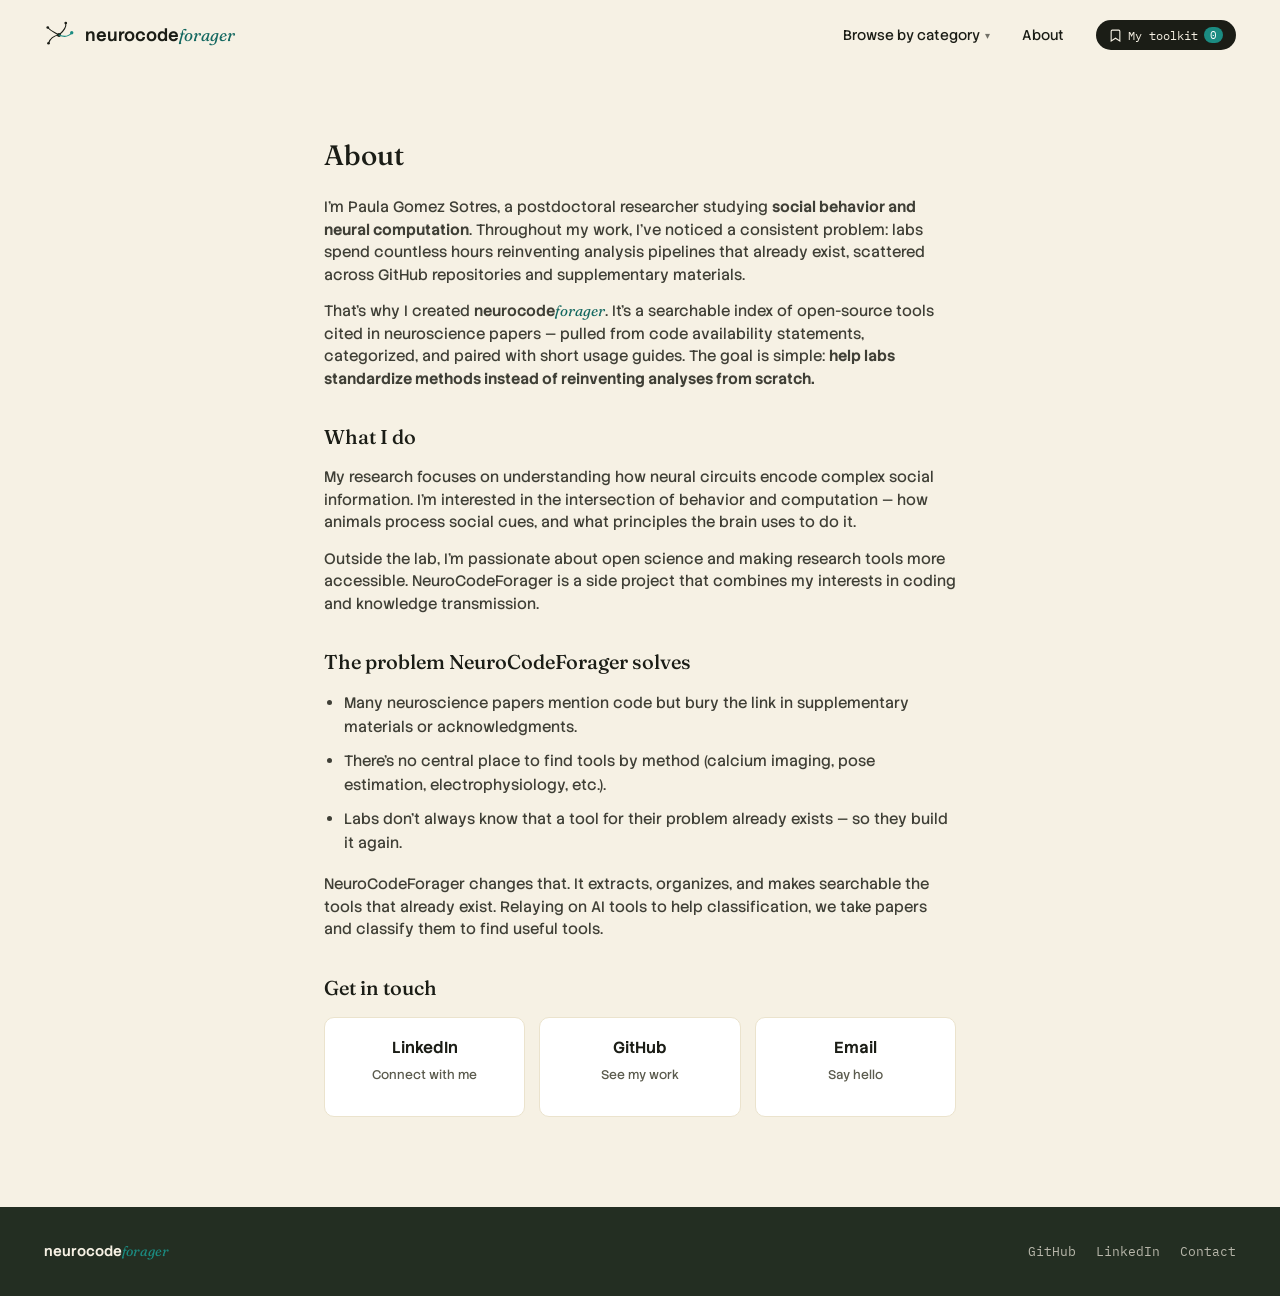
<file: about.html>
<!DOCTYPE html>
<html lang="en">
<head>
<meta charset="UTF-8">
<meta name="viewport" content="width=device-width, initial-scale=1.0">
<title>About — NeuroCodeForager</title>
<link rel="icon" type="image/svg+xml" href="data:image/svg+xml,%3Csvg xmlns='http://www.w3.org/2000/svg' viewBox='0 0 40 40'%3E%3Ccircle cx='20' cy='20' r='2.6' fill='%231B1D16'/%3E%3Cpath d='M20 20 C 14 16, 9 15, 5 10' stroke='%231B1D16' stroke-width='1.4' stroke-linecap='round' fill='none'/%3E%3Cpath d='M20 20 C 12 21, 8 25, 6 31' stroke='%231B1D16' stroke-width='1.4' stroke-linecap='round' fill='none'/%3E%3Cpath d='M20 20 C 26 15, 30 9, 29 4' stroke='%231B1D16' stroke-width='1.4' stroke-linecap='round' fill='none'/%3E%3Cpath d='M20 20 C 27 23, 33 22, 37 17' stroke='%231B8C82' stroke-width='1.6' stroke-linecap='round' fill='none'/%3E%3Ccircle cx='5' cy='10' r='1.8' fill='%231B1D16'/%3E%3Ccircle cx='6' cy='31' r='1.8' fill='%231B1D16'/%3E%3Ccircle cx='29' cy='4' r='1.8' fill='%231B1D16'/%3E%3Ccircle cx='37' cy='17' r='2.2' fill='%231B8C82'/%3E%3C/svg%3E">
<link rel="preconnect" href="https://fonts.googleapis.com">
<link href="https://fonts.googleapis.com/css2?family=Stack+Sans+Text:ital,wght@0,400;0,500;0,600&family=Fraunces:ital,opsz,wght@0,9..144,500;1,9..144,400&family=IBM+Plex+Mono:wght@400;500&display=swap" rel="stylesheet">
<link rel="stylesheet" href="assets/style.css">
<style>
  .links-grid{display:grid; grid-template-columns:repeat(auto-fit, minmax(180px, 1fr)); gap:14px; margin-top:12px;}
  .link-card{
    background:#fff; border:1px solid var(--paper-dim); border-radius:10px;
    padding:18px; text-align:center; transition:border-color .2s, transform .2s;
  }
  .link-card:hover{border-color:var(--teal); transform:translateY(-2px);}
  .link-card a{font-weight:600; color:var(--ink);}
  .link-card p{font-size:12.5px; color:var(--muted); margin-top:6px;}
  .about-page ul{margin:0 0 18px 20px;}
  .about-page li{font-size:15px; color:#3f3f36; margin-bottom:10px; line-height:1.6;}
</style>
</head>
<body>

<nav class="site-nav" id="site-nav"></nav>

<section class="about-page">
  <h1>About</h1>
  <p>I'm Paula Gomez Sotres, a postdoctoral researcher studying <strong>social behavior and neural computation</strong>. Throughout my work, I've noticed a consistent problem: labs spend countless hours reinventing analysis pipelines that already exist, scattered across GitHub repositories and supplementary materials.</p>

  <p>That's why I created <span class="brand">neurocode<span class="brand-accent">forager</span></span>. It's a searchable index of open-source tools cited in neuroscience papers — pulled from code availability statements, categorized, and paired with short usage guides. The goal is simple: <strong>help labs standardize methods instead of reinventing analyses from scratch.</strong></p>

  <h2 style="font-family:'Fraunces', serif; font-weight:500; font-size:20px; margin:32px 0 14px;">What I do</h2>
  <p>My research focuses on understanding how neural circuits encode complex social information. I'm interested in the intersection of behavior and computation — how animals process social cues, and what principles the brain uses to do it.</p>
  <p>Outside the lab, I'm passionate about open science and making research tools more accessible. NeuroCodeForager is a side project that combines my interests in coding and knowledge transmission.</p>

  <h2 style="font-family:'Fraunces', serif; font-weight:500; font-size:20px; margin:32px 0 14px;">The problem NeuroCodeForager solves</h2>
  <ul>
    <li>Many neuroscience papers mention code but bury the link in supplementary materials or acknowledgments.</li>
    <li>There's no central place to find tools by method (calcium imaging, pose estimation, electrophysiology, etc.).</li>
    <li>Labs don't always know that a tool for their problem already exists — so they build it again.</li>
  </ul>
  <p>NeuroCodeForager changes that. It extracts, organizes, and makes searchable the tools that already exist. Relaying on AI tools to help classification, we take papers and classify them to find useful tools.</p>

  <h2 style="font-family:'Fraunces', serif; font-weight:500; font-size:20px; margin:32px 0 14px;">Get in touch</h2>
  <div class="links-grid">
    <div class="link-card">
      <a href="https://www.linkedin.com/in/paula-g%C3%B3mez-sotres-722242151/" target="_blank" rel="noopener">LinkedIn</a>
      <p>Connect with me</p>
    </div>
    <div class="link-card">
      <a href="https://github.com/paulagsotres" target="_blank" rel="noopener">GitHub</a>
      <p>See my work</p>
    </div>
    <div class="link-card">
      <a href="mailto:neurocodeforager@gmail.com">Email</a>
      <p>Say hello</p>
    </div>
  </div>
</section>

<footer class="site-footer" id="site-footer"></footer>

<script src="assets/icons.js"></script>
<script src="assets/categories.js"></script>
<script src="assets/layout.js"></script>
<script src="assets/app.js"></script>
</body>
</html>
</file>
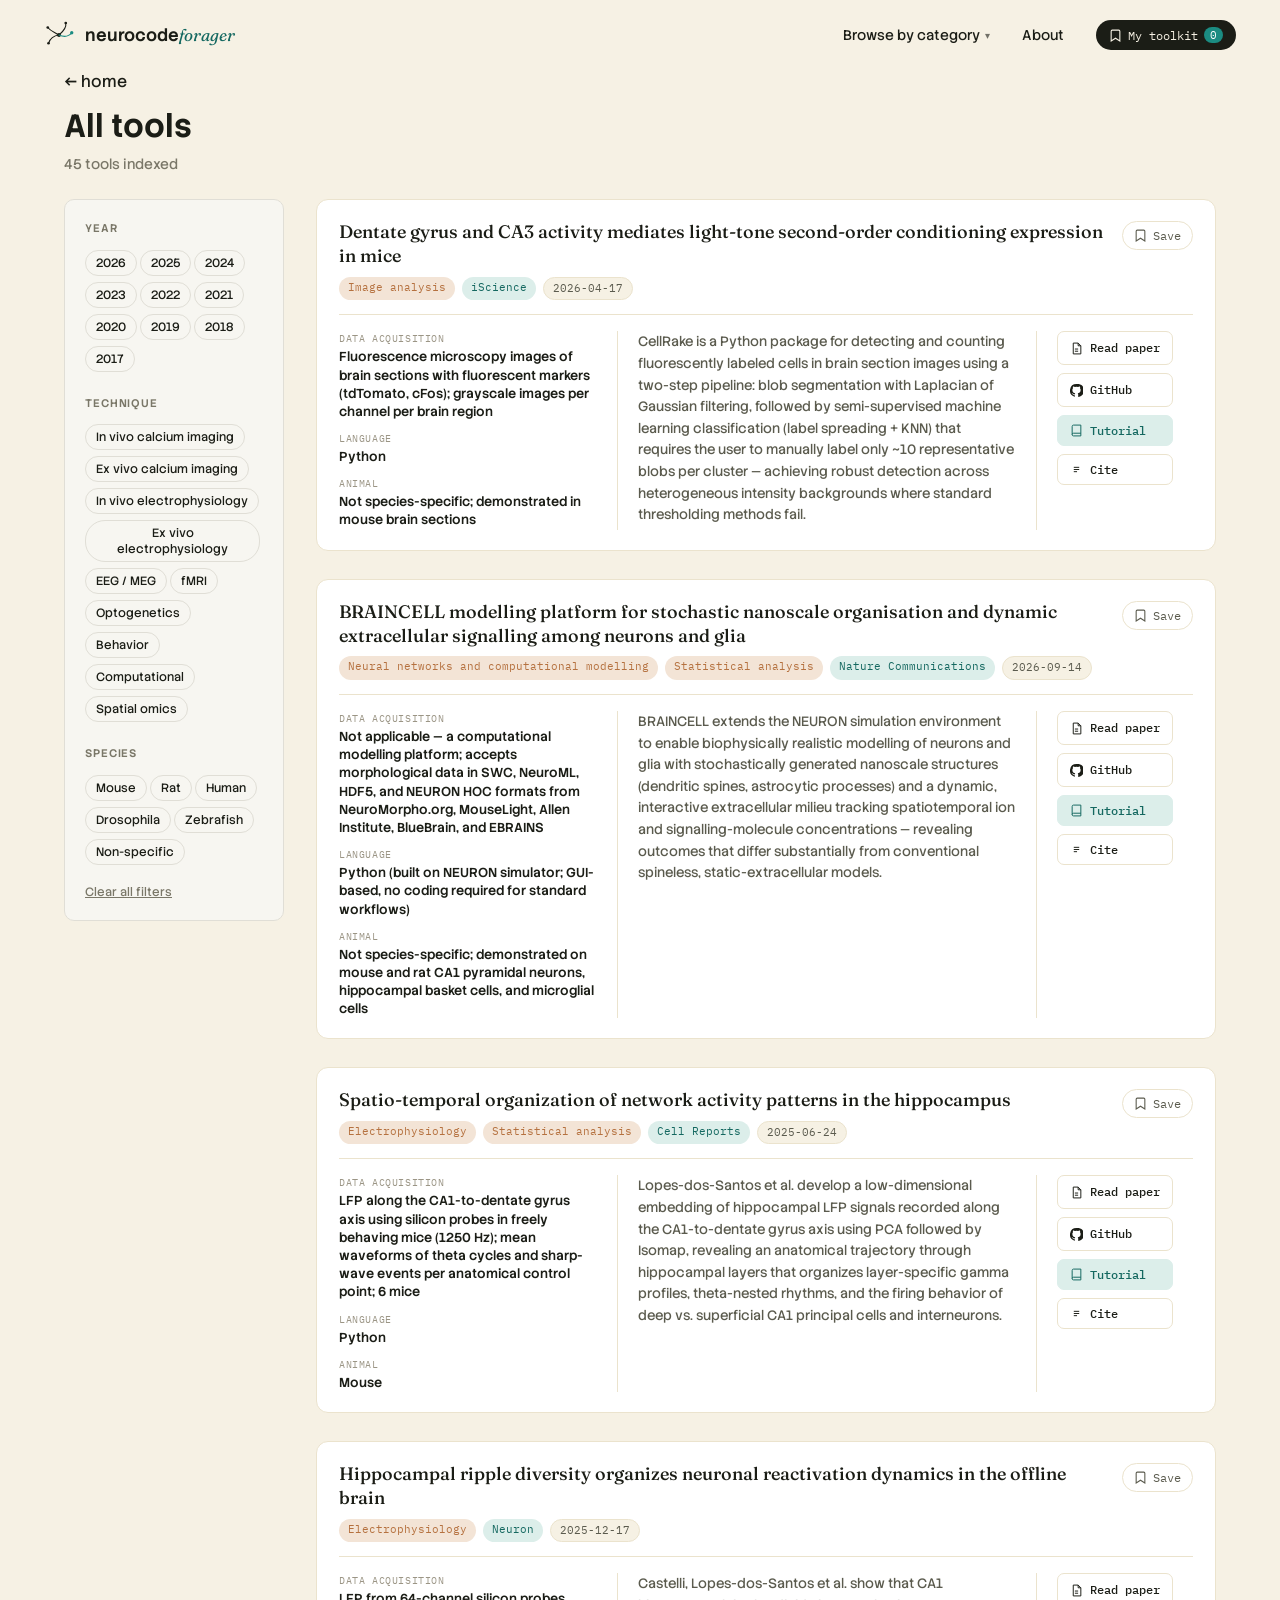
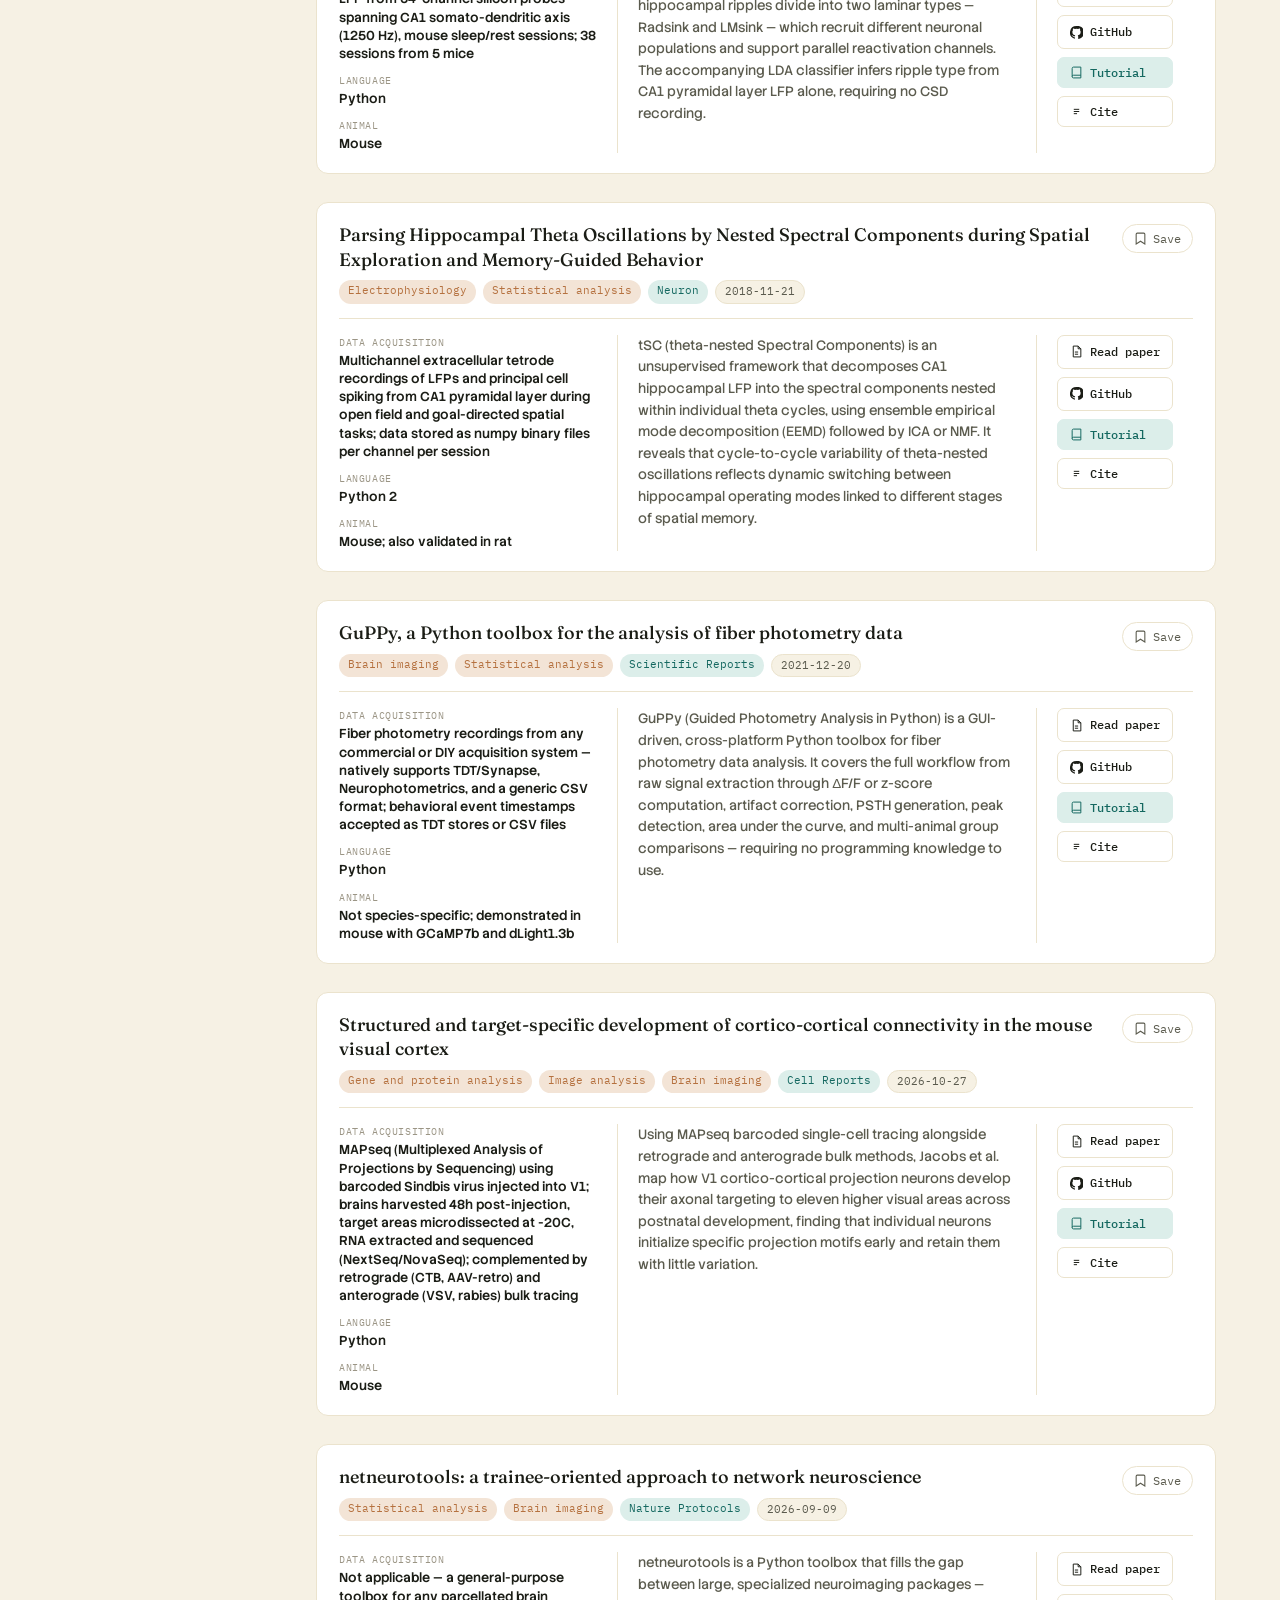
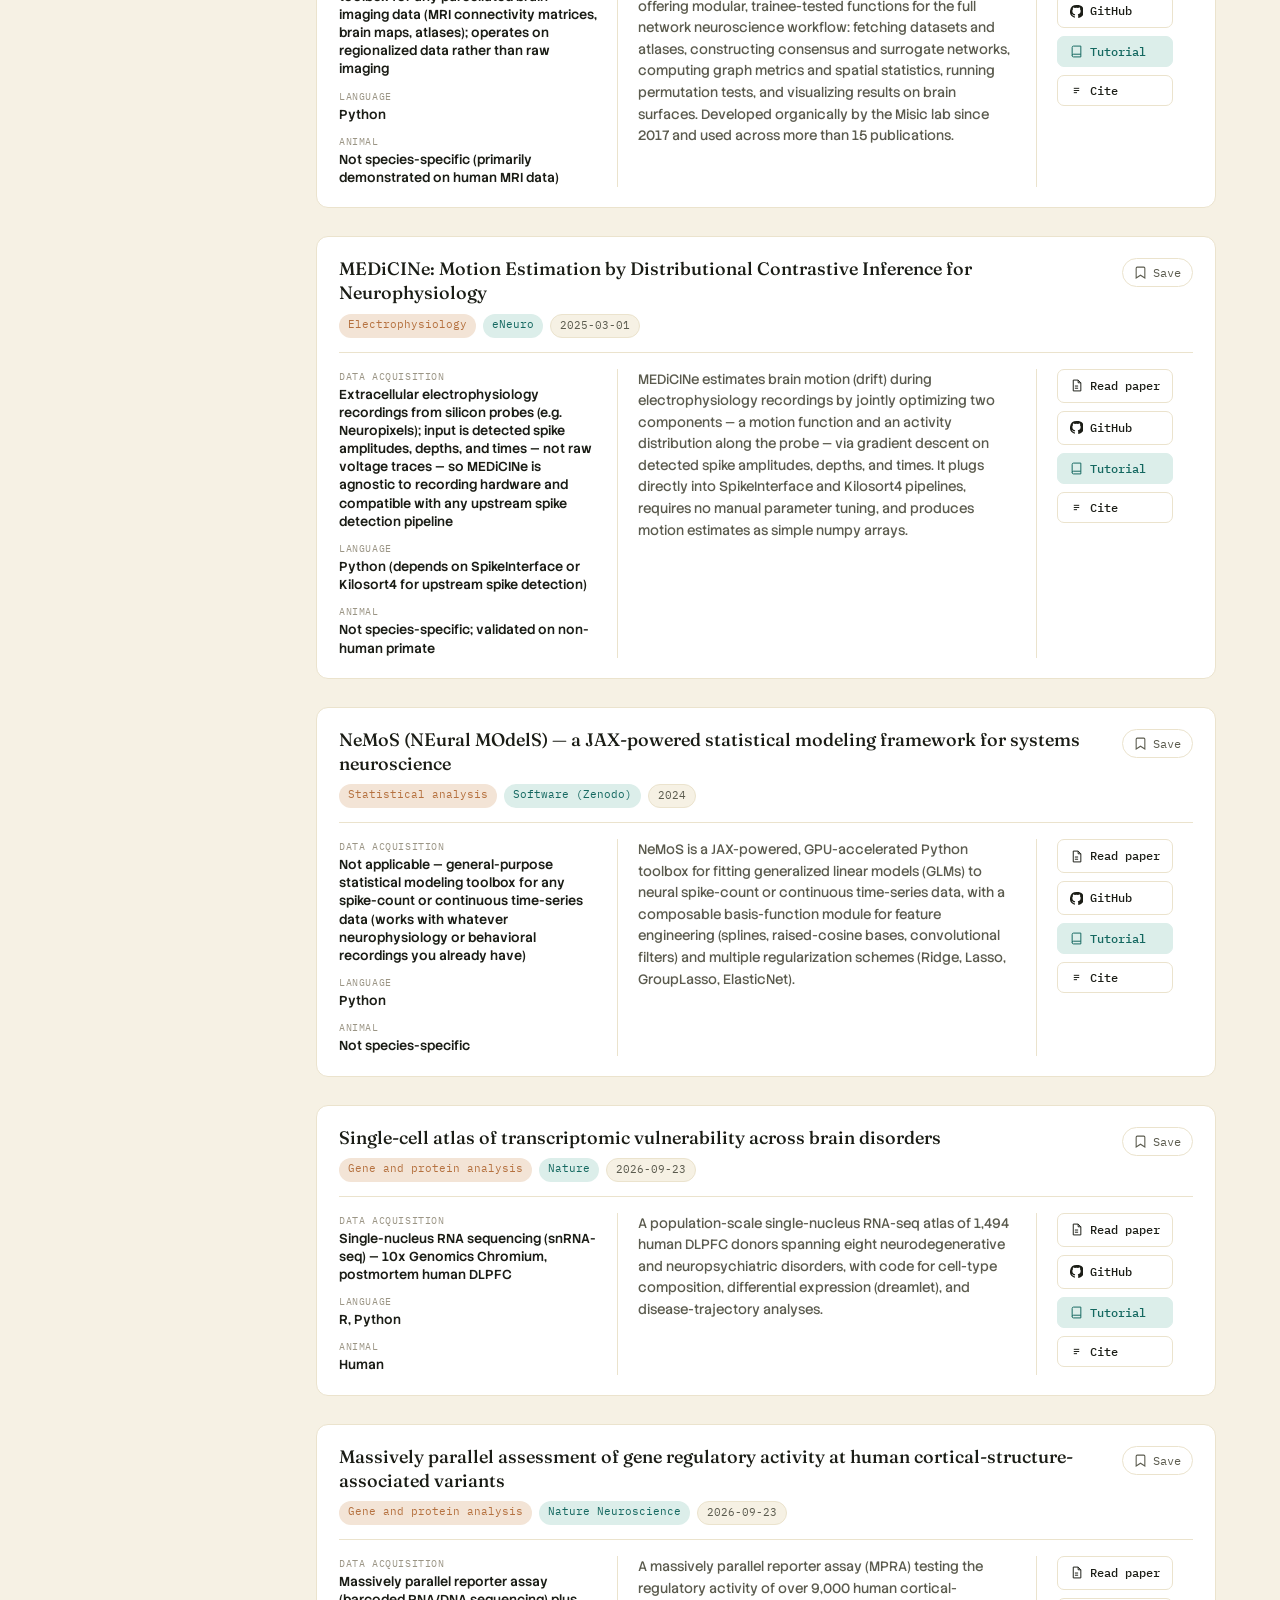
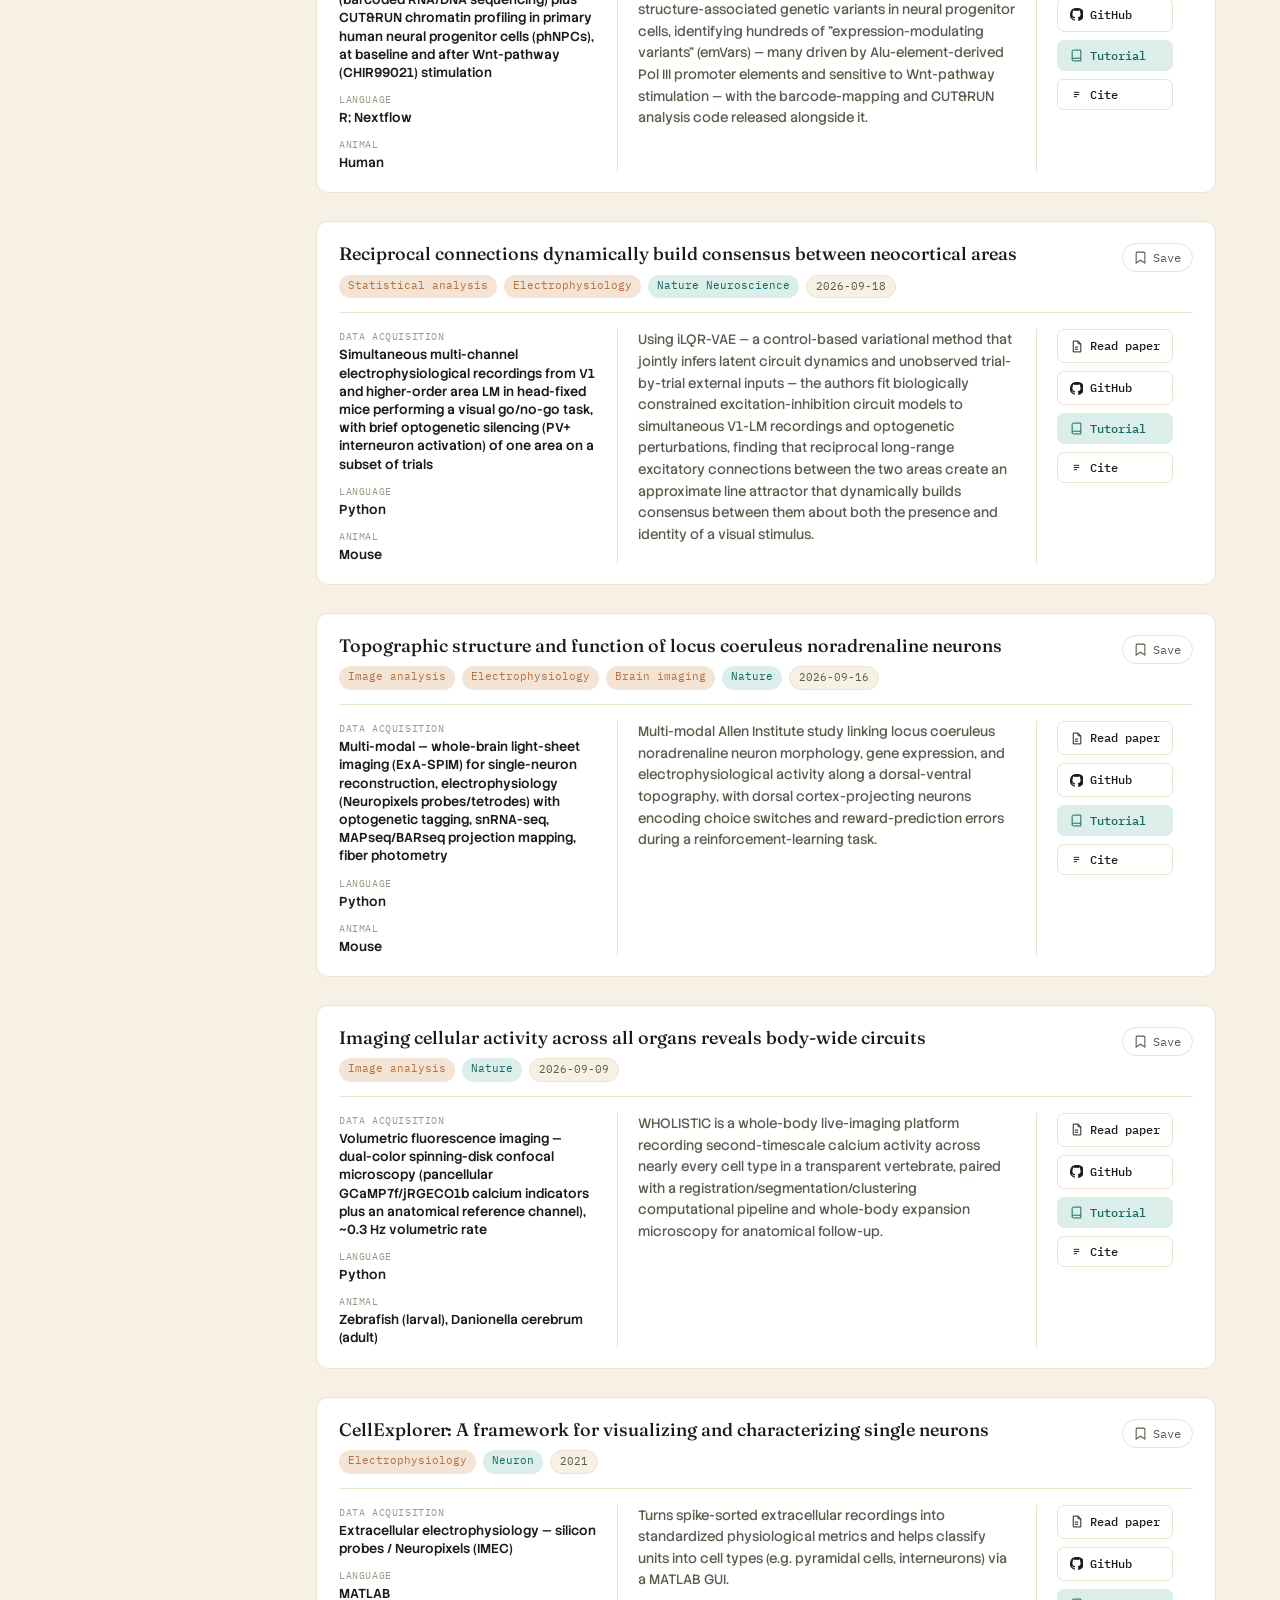
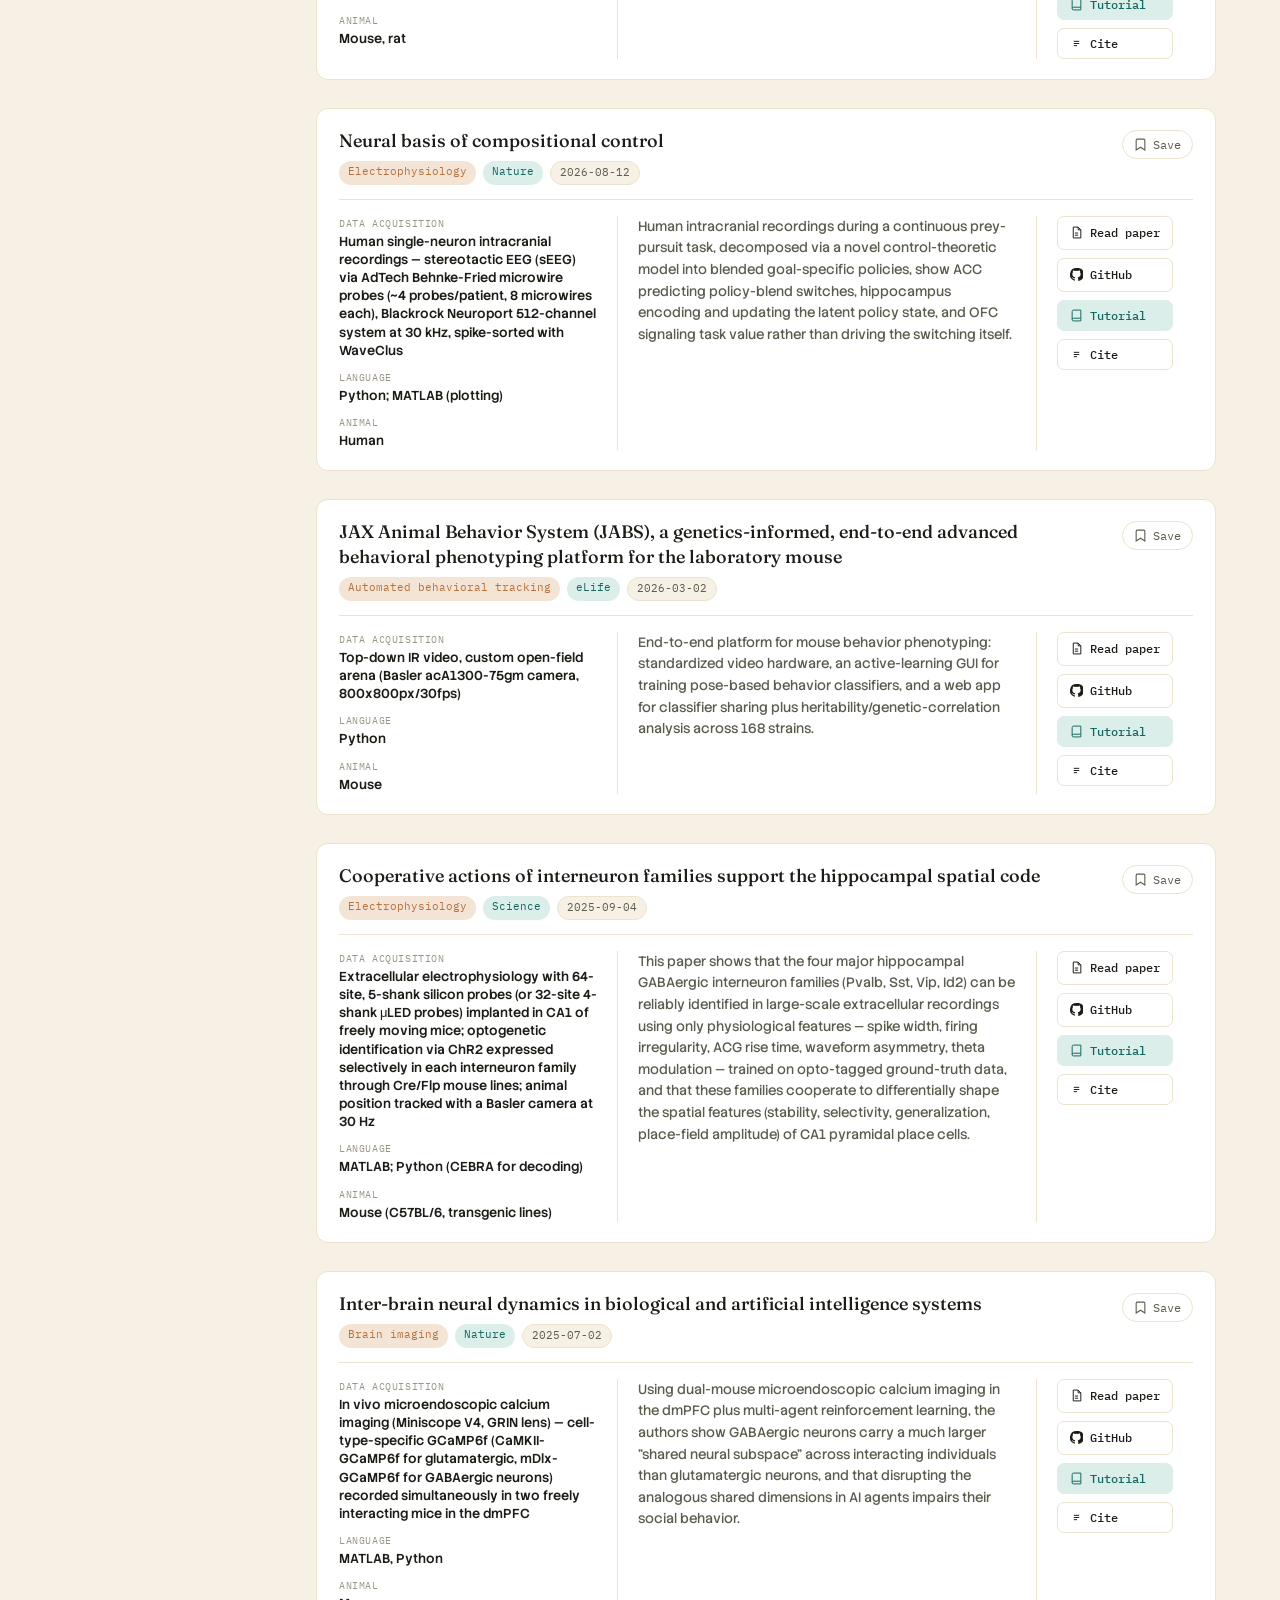
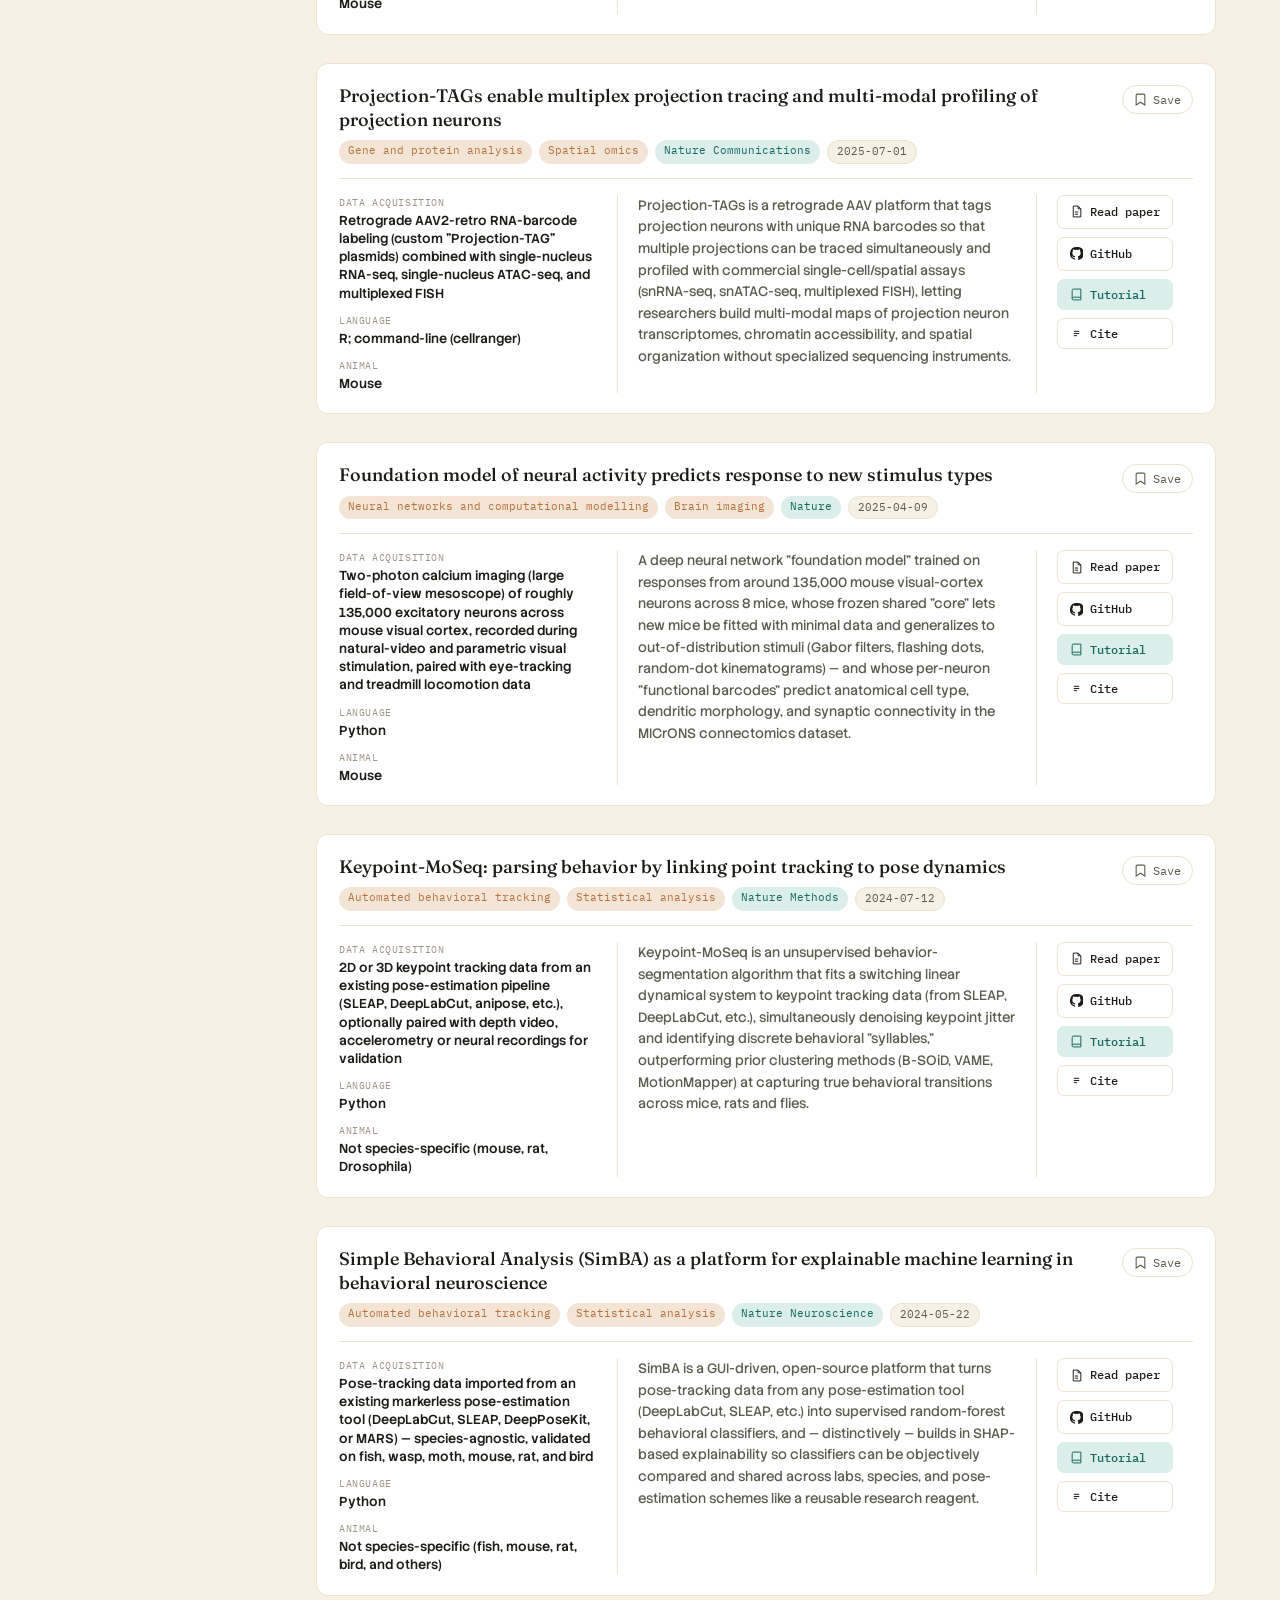
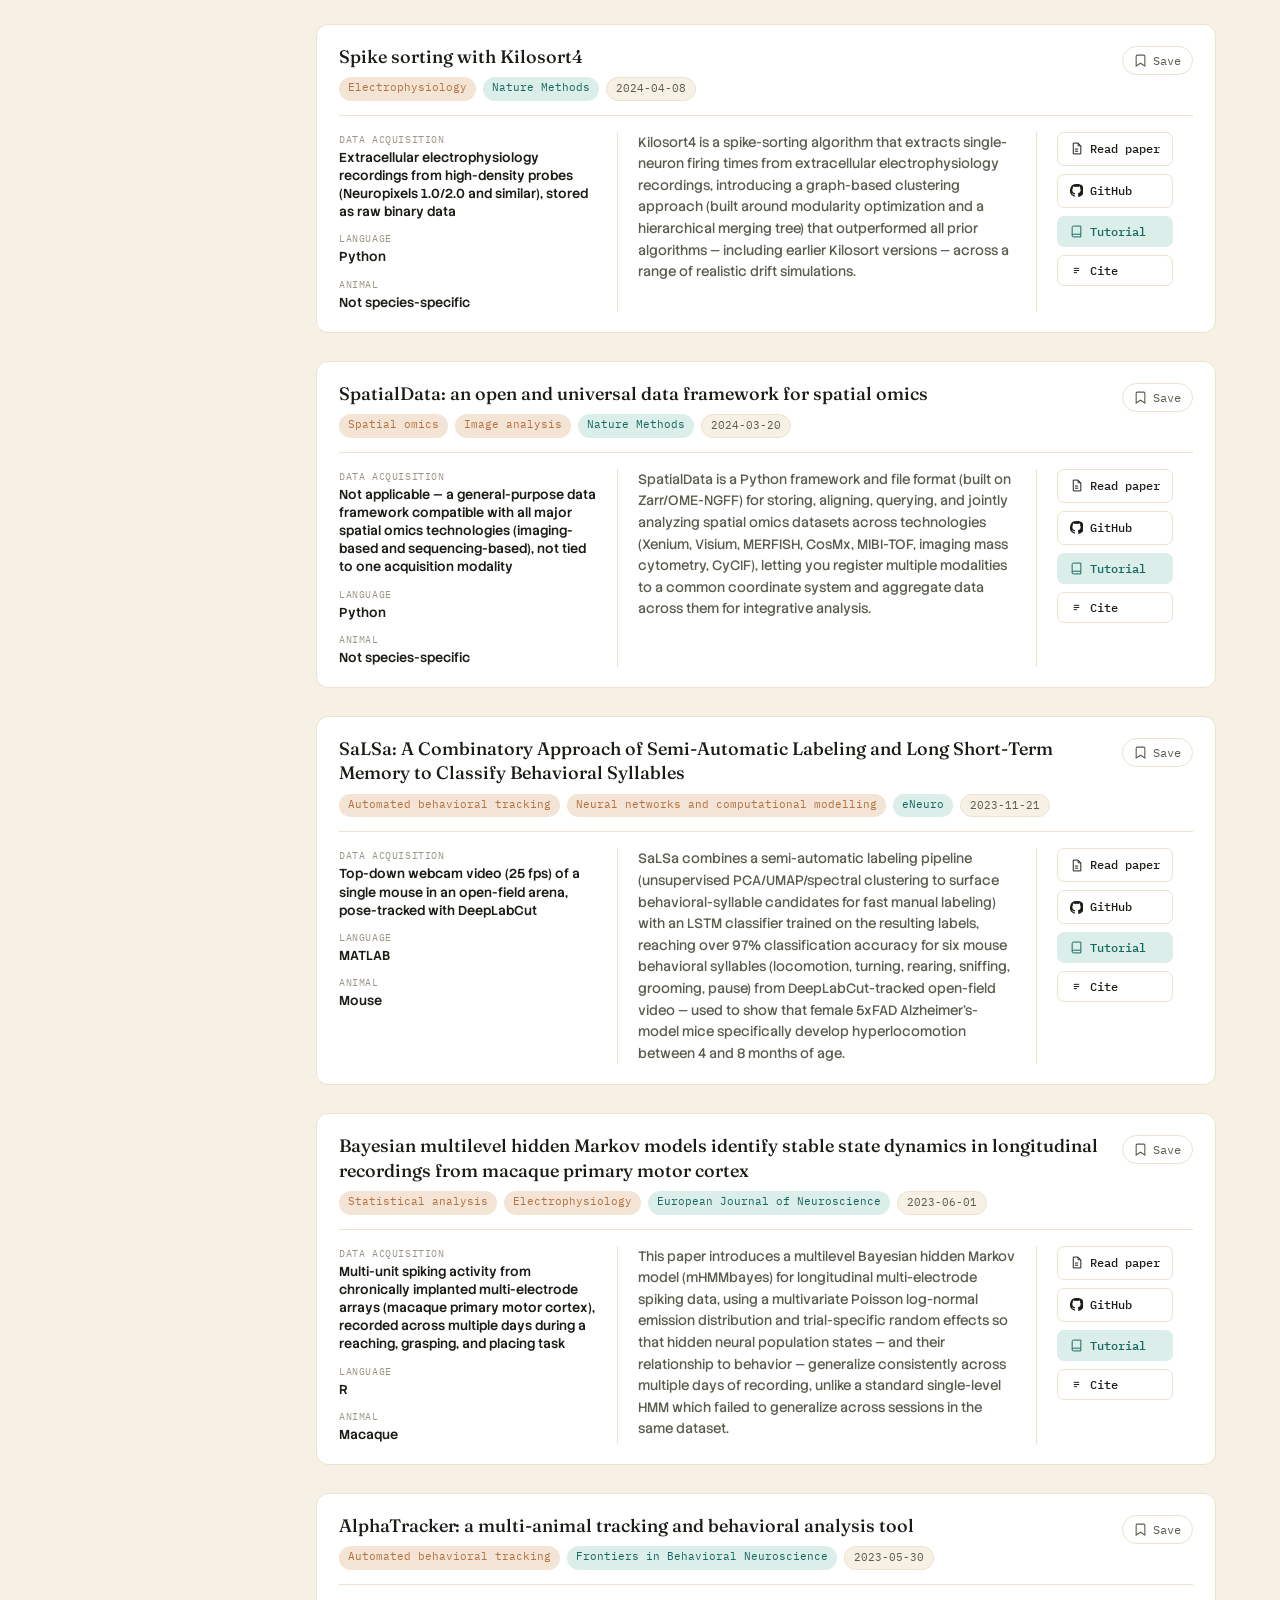
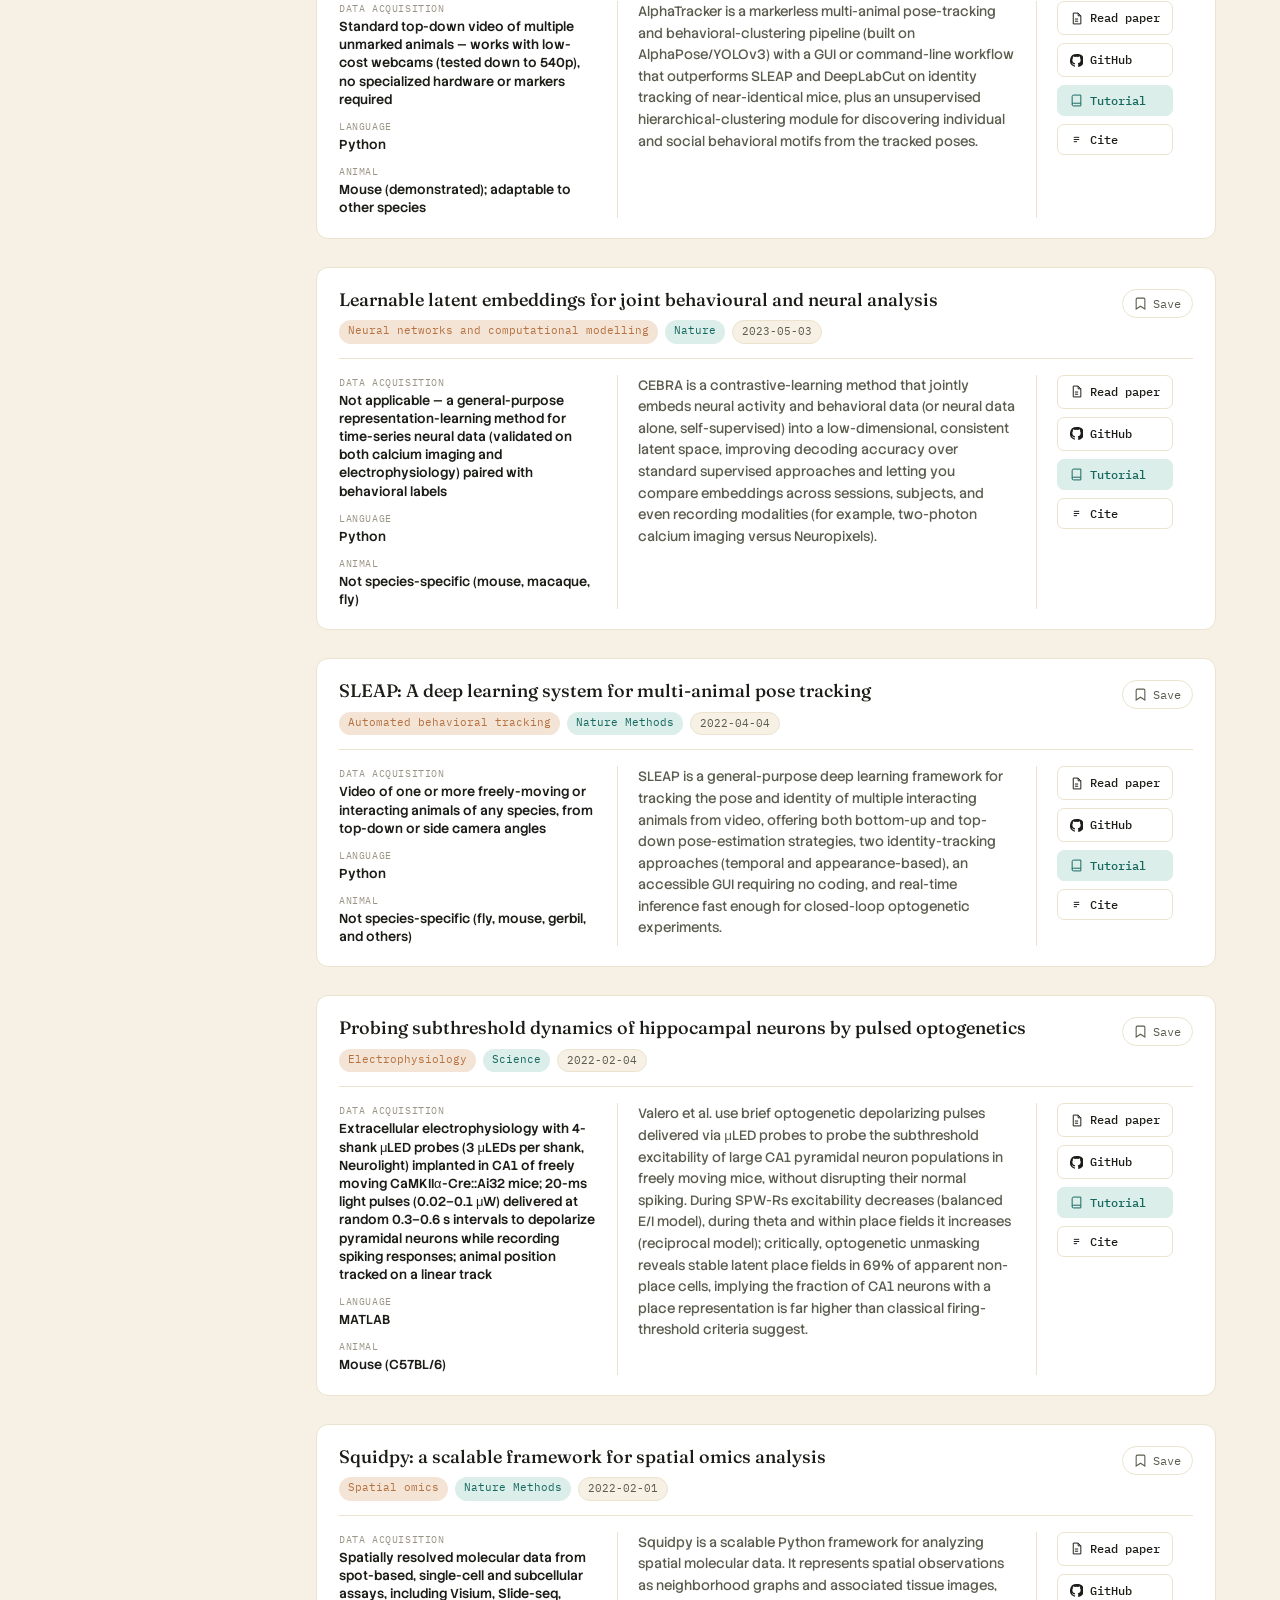
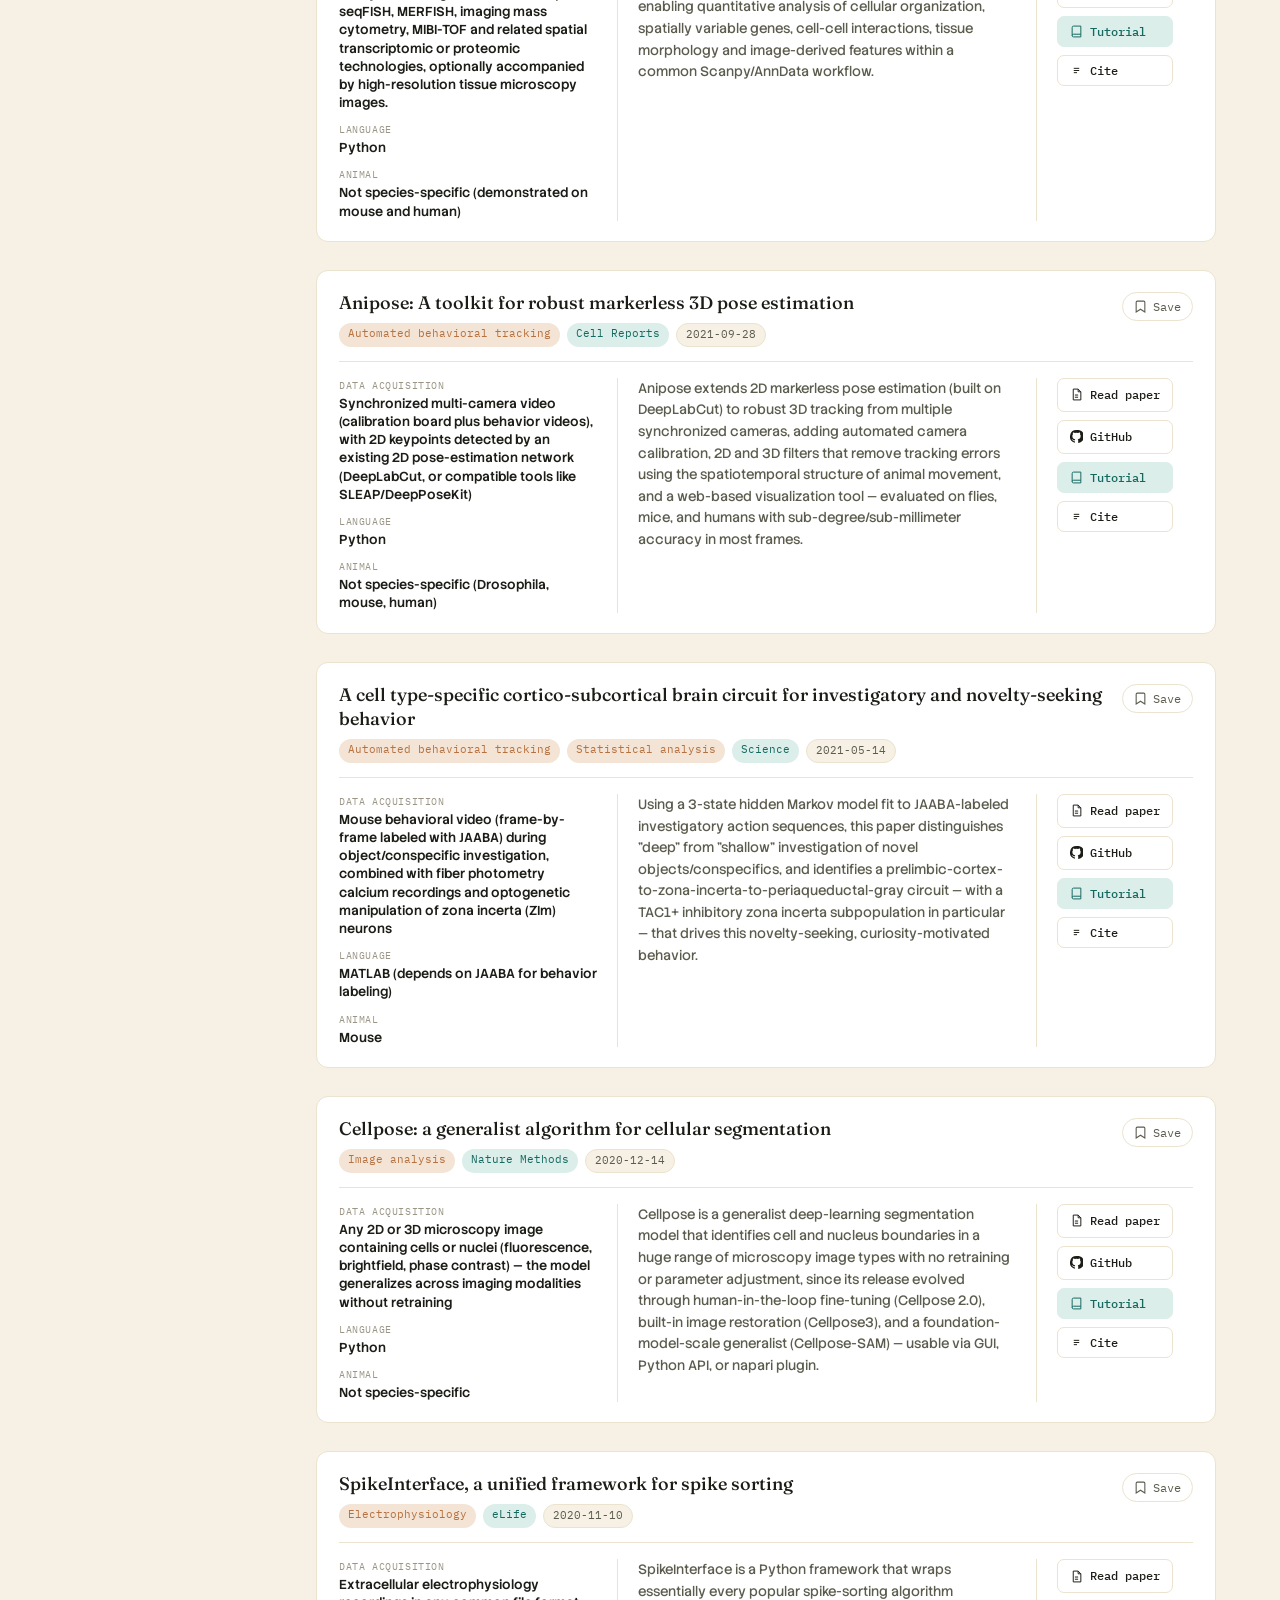
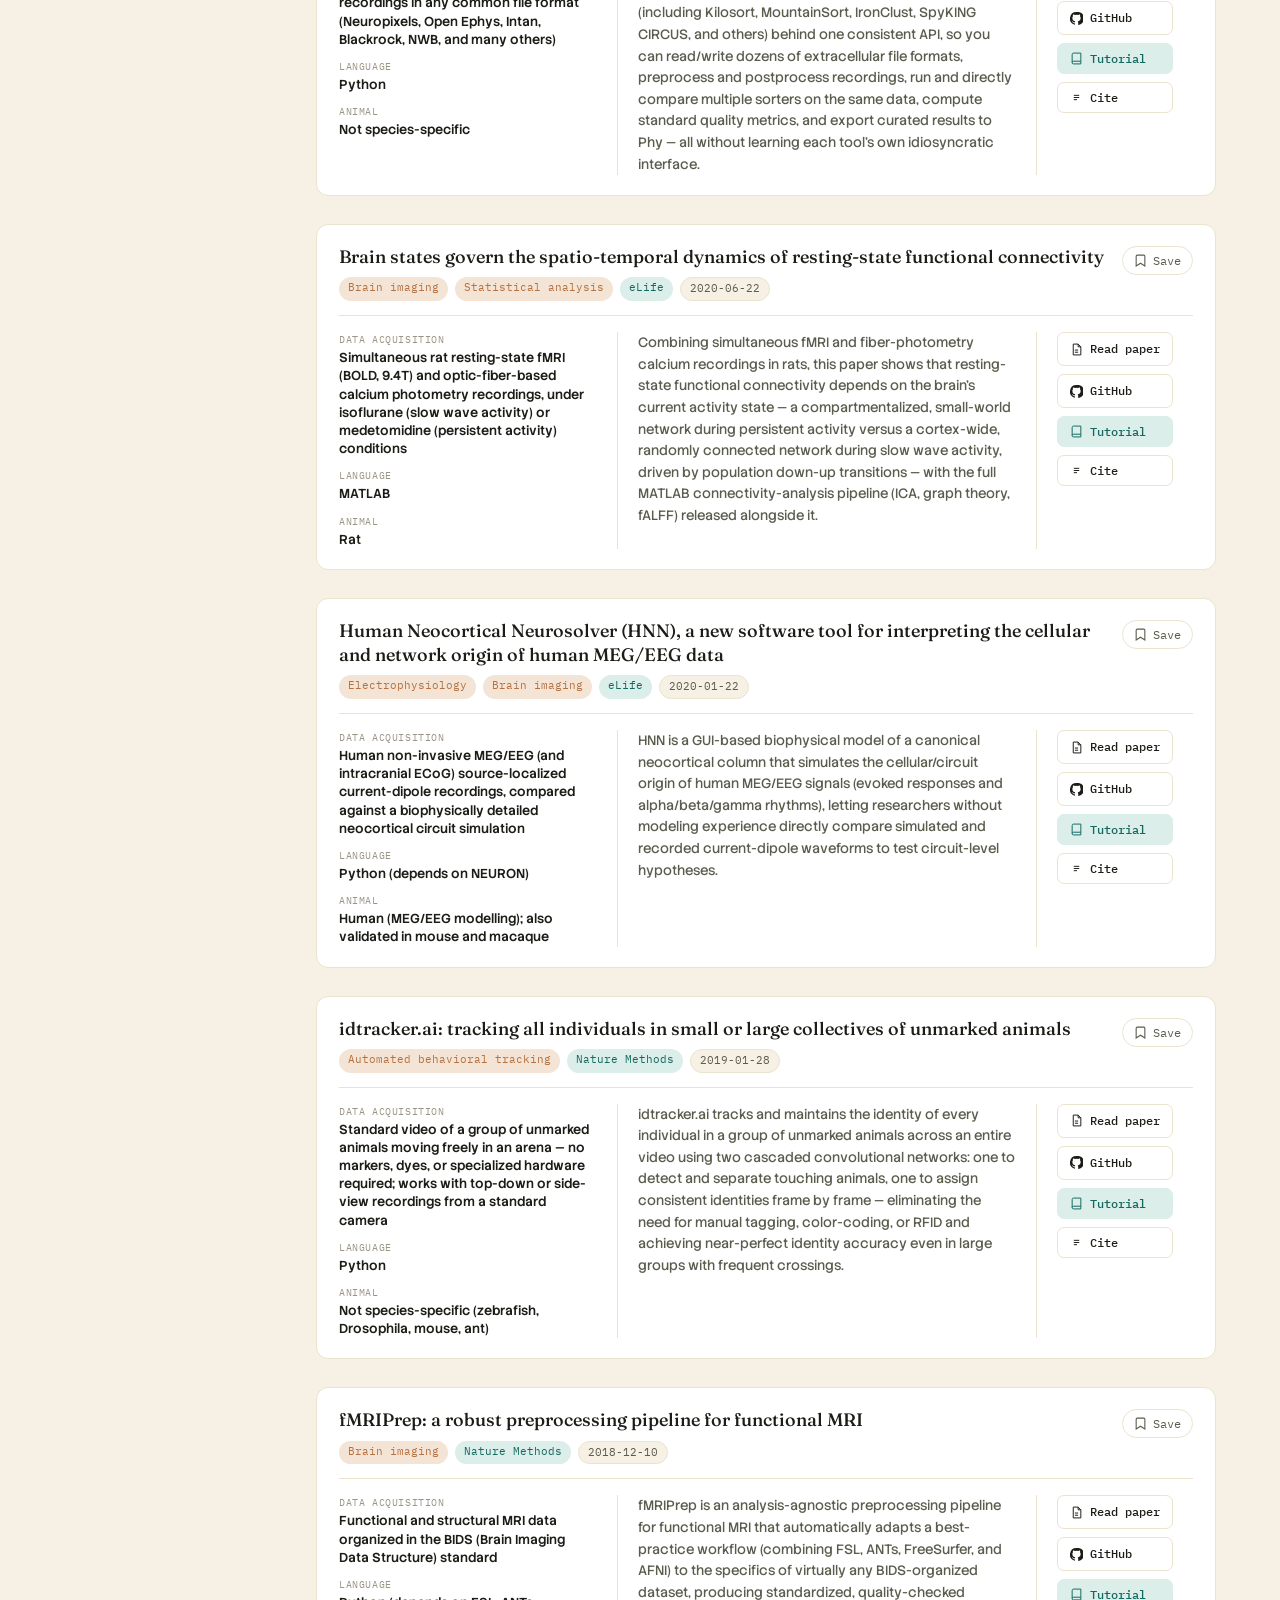
<file: all.html>
<!DOCTYPE html>
<html lang="en">
<head>
<meta charset="UTF-8">
<meta name="viewport" content="width=device-width, initial-scale=1.0">
<title>All tools — NeuroCodeForager</title>
<link rel="icon" type="image/svg+xml" href="data:image/svg+xml,%3Csvg xmlns='http://www.w3.org/2000/svg' viewBox='0 0 40 40'%3E%3Ccircle cx='20' cy='20' r='2.6' fill='%231B1D16'/%3E%3Cpath d='M20 20 C 14 16, 9 15, 5 10' stroke='%231B1D16' stroke-width='1.4' stroke-linecap='round' fill='none'/%3E%3Cpath d='M20 20 C 12 21, 8 25, 6 31' stroke='%231B1D16' stroke-width='1.4' stroke-linecap='round' fill='none'/%3E%3Cpath d='M20 20 C 26 15, 30 9, 29 4' stroke='%231B1D16' stroke-width='1.4' stroke-linecap='round' fill='none'/%3E%3Cpath d='M20 20 C 27 23, 33 22, 37 17' stroke='%231B8C82' stroke-width='1.6' stroke-linecap='round' fill='none'/%3E%3Ccircle cx='5' cy='10' r='1.8' fill='%231B1D16'/%3E%3Ccircle cx='6' cy='31' r='1.8' fill='%231B1D16'/%3E%3Ccircle cx='29' cy='4' r='1.8' fill='%231B1D16'/%3E%3Ccircle cx='37' cy='17' r='2.2' fill='%231B8C82'/%3E%3C/svg%3E">
<link rel="preconnect" href="https://fonts.googleapis.com">
<link href="https://fonts.googleapis.com/css2?family=Stack+Sans+Text:ital,wght@0,400;0,500;0,600&family=Fraunces:ital,opsz,wght@0,9..144,500;1,9..144,400&family=IBM+Plex+Mono:wght@400;500&display=swap" rel="stylesheet">
<link rel="stylesheet" href="assets/style.css">
<style>
  .all-layout {
    display: grid;
    grid-template-columns: 220px 1fr;
    gap: 32px;
    max-width: 1200px;
    margin: 0 auto;
    padding: 0 24px 60px;
    align-items: start;
  }
  .filter-panel {
    position: sticky;
    top: 24px;
    background: var(--surface, #f7f6f1);
    border: 1px solid var(--border, #e0ded6);
    border-radius: 10px;
    padding: 20px;
  }
  .filter-panel h3 {
    font-size: 11px;
    font-weight: 600;
    letter-spacing: 0.08em;
    text-transform: uppercase;
    color: var(--text-muted, #7a7768);
    margin: 0 0 10px;
  }
  .filter-panel h3:not(:first-child) {
    margin-top: 20px;
  }
  .filter-chip {
    display: inline-block;
    padding: 4px 10px;
    margin: 3px 3px 3px 0;
    border-radius: 20px;
    border: 1.5px solid var(--border, #e0ded6);
    background: transparent;
    font-size: 12px;
    cursor: pointer;
    color: var(--text, #1B1D16);
    transition: all .15s;
    font-family: inherit;
  }
  .filter-chip:hover { border-color: var(--teal, #1B8C82); color: var(--teal, #1B8C82); }
  .filter-chip.active { background: var(--teal, #1B8C82); border-color: var(--teal, #1B8C82); color: #fff; }
  .filter-reset {
    display: block;
    margin-top: 16px;
    font-size: 12px;
    color: var(--text-muted, #7a7768);
    cursor: pointer;
    background: none;
    border: none;
    padding: 0;
    font-family: inherit;
    text-decoration: underline;
  }
  .filter-reset:hover { color: var(--teal, #1B8C82); }
  #all-count { color: var(--text-muted, #7a7768); font-size: 14px; margin: 0 0 4px; }
  .all-header { padding: 0 24px; max-width: 1200px; margin: 0 auto 24px; }
  @media (max-width: 700px) {
    .all-layout { grid-template-columns: 1fr; }
    .filter-panel { position: static; }
  }
</style>
</head>
<body>

<nav class="site-nav" id="site-nav"></nav>

<div class="all-header">
  <a class="back" href="index.html">&larr; home</a>
  <h1 style="margin:8px 0 4px;">All tools</h1>
  <p id="all-count"></p>
</div>

<div class="all-layout">

  <!-- Filter panel -->
  <aside class="filter-panel">

    <h3>Year</h3>
    <div id="filter-year"></div>

    <h3>Technique</h3>
    <div id="filter-tech"></div>

    <h3>Species</h3>
    <div id="filter-species"></div>

    <button class="filter-reset" id="filter-reset">Clear all filters</button>
  </aside>

  <!-- Results -->
  <section>
    <div class="results-list" id="all-list"></div>
  </section>

</div>

<footer class="site-footer" id="site-footer"></footer>

<script src="assets/icons.js"></script>
<script src="assets/categories.js"></script>
<script src="assets/layout.js"></script>
<script src="assets/app.js"></script>
<script>
// ── Filter definitions ──────────────────────────────────────────────────────

const TECH_FILTERS = [
  { label: 'In vivo calcium imaging', match: e => /two.photon|2.photon|calcium imaging|GCaMP|miniscope|fiber photometry|fibre photometry|dLight|fiber optic/i.test(JSON.stringify(e)) },
  { label: 'Ex vivo calcium imaging', match: e => /ex.vivo.*calcium|calcium.*ex.vivo|slice.*GCaMP|GCaMP.*slice/i.test(JSON.stringify(e)) },
  { label: 'In vivo electrophysiology', match: e => /neuropixels|silicon probe|tetrode|kilosort|spike sort|in.vivo.*electrophys|freely.moving/i.test(JSON.stringify(e)) },
  { label: 'Ex vivo electrophysiology', match: e => /ex.vivo.*electrophys|electrophys.*ex.vivo|patch.clamp|whole.cell|brain.slice|acute.slice/i.test(JSON.stringify(e)) },
  { label: 'EEG / MEG',        match: e => /\bEEG\b|electroencephalog|MEG\b|magnetoencephalog/i.test(JSON.stringify(e)) },
  { label: 'fMRI',             match: e => /\bfMRI\b|functional MRI|BOLD/i.test(JSON.stringify(e)) },
  { label: 'Optogenetics',     match: e => /optogenet|ChR2|channelrhodopsin|μLED|micro.LED/i.test(JSON.stringify(e)) },
  { label: 'Behavior',         match: e => /pose estimation|behavioral tracking|ethogram|DeepLabCut|SLEAP|SimBA/i.test(JSON.stringify(e)) },
  { label: 'Computational',    match: e => /neural network|deep learning|machine learning|latent|embedding|ICA|PCA/i.test(JSON.stringify(e)) },
  { label: 'Spatial omics',    match: e => /spatial omics|spatial transcriptom|MERFISH|Visium|seqFISH/i.test(JSON.stringify(e)) },
];

const SPECIES_FILTERS = [
  { label: 'Mouse',      match: e => /\bmouse\b|\bmice\b/i.test((e.animal||'')) },
  { label: 'Rat',        match: e => /\brat\b/i.test((e.animal||'')) },
  { label: 'Human',      match: e => /\bhuman\b/i.test((e.animal||'')) },
  { label: 'Drosophila', match: e => /drosophila|fly|flies/i.test((e.animal||'')) },
  { label: 'Zebrafish',  match: e => /zebrafish/i.test((e.animal||'')) },
  { label: 'Non-specific', match: e => /not species.specific|general.purpose/i.test((e.animal||'')) },
];

// ── State ───────────────────────────────────────────────────────────────────
let allEntries = [];
let activeYears   = new Set();
let activeTechs   = new Set();
let activeSpecies = new Set();

// ── Helpers ─────────────────────────────────────────────────────────────────
function buildChips(containerId, items, activeSet, onToggle) {
  const el = document.getElementById(containerId);
  items.forEach(item => {
    const btn = document.createElement('button');
    btn.className = 'filter-chip';
    btn.textContent = item.label || item;
    btn.addEventListener('click', () => {
      const key = item.label || item;
      if (activeSet.has(key)) activeSet.delete(key);
      else activeSet.add(key);
      btn.classList.toggle('active', activeSet.has(key));
      onToggle();
    });
    el.appendChild(btn);
  });
}

function applyFilters() {
  let results = allEntries.slice().reverse();

  if (activeYears.size > 0) {
    results = results.filter(e => activeYears.has(String(e.year)));
  }
  if (activeTechs.size > 0) {
    results = results.filter(e =>
      TECH_FILTERS.filter(t => activeTechs.has(t.label)).some(t => t.match(e))
    );
  }
  if (activeSpecies.size > 0) {
    results = results.filter(e =>
      SPECIES_FILTERS.filter(s => activeSpecies.has(s.label)).some(s => s.match(e))
    );
  }

  const count = document.getElementById('all-count');
  const total = allEntries.length;
  count.textContent = results.length === total
    ? `${total} tools indexed`
    : `${results.length} of ${total} tools`;

  const list = document.getElementById('all-list');
  if (results.length) {
    renderCards(list, results);
  } else {
    list.innerHTML = '<div class="empty-state">No tools match the selected filters.</div>';
  }
}

function resetAll() {
  activeYears.clear(); activeTechs.clear(); activeSpecies.clear();
  document.querySelectorAll('.filter-chip').forEach(c => c.classList.remove('active'));
  applyFilters();
}

// ── Init ────────────────────────────────────────────────────────────────────
async function initAllPage() {
  const list = document.getElementById('all-list');
  const count = document.getElementById('all-count');

  try {
    allEntries = await loadEntries();
  } catch(err) {
    list.innerHTML = '<div class="empty-state" style="color:#a6472a;">' + err.message + '</div>';
    return;
  }

  // Build year chips from actual data
  const years = [...new Set(allEntries.map(e => String(e.year)).filter(Boolean))].sort().reverse();
  buildChips('filter-year', years, activeYears, applyFilters);
  buildChips('filter-tech', TECH_FILTERS.map(t => t.label), activeTechs, applyFilters);
  buildChips('filter-species', SPECIES_FILTERS.map(s => s.label), activeSpecies, applyFilters);

  document.getElementById('filter-reset').addEventListener('click', resetAll);

  applyFilters();
}

document.addEventListener('DOMContentLoaded', initAllPage);
</script>
</body>
</html>
</file>
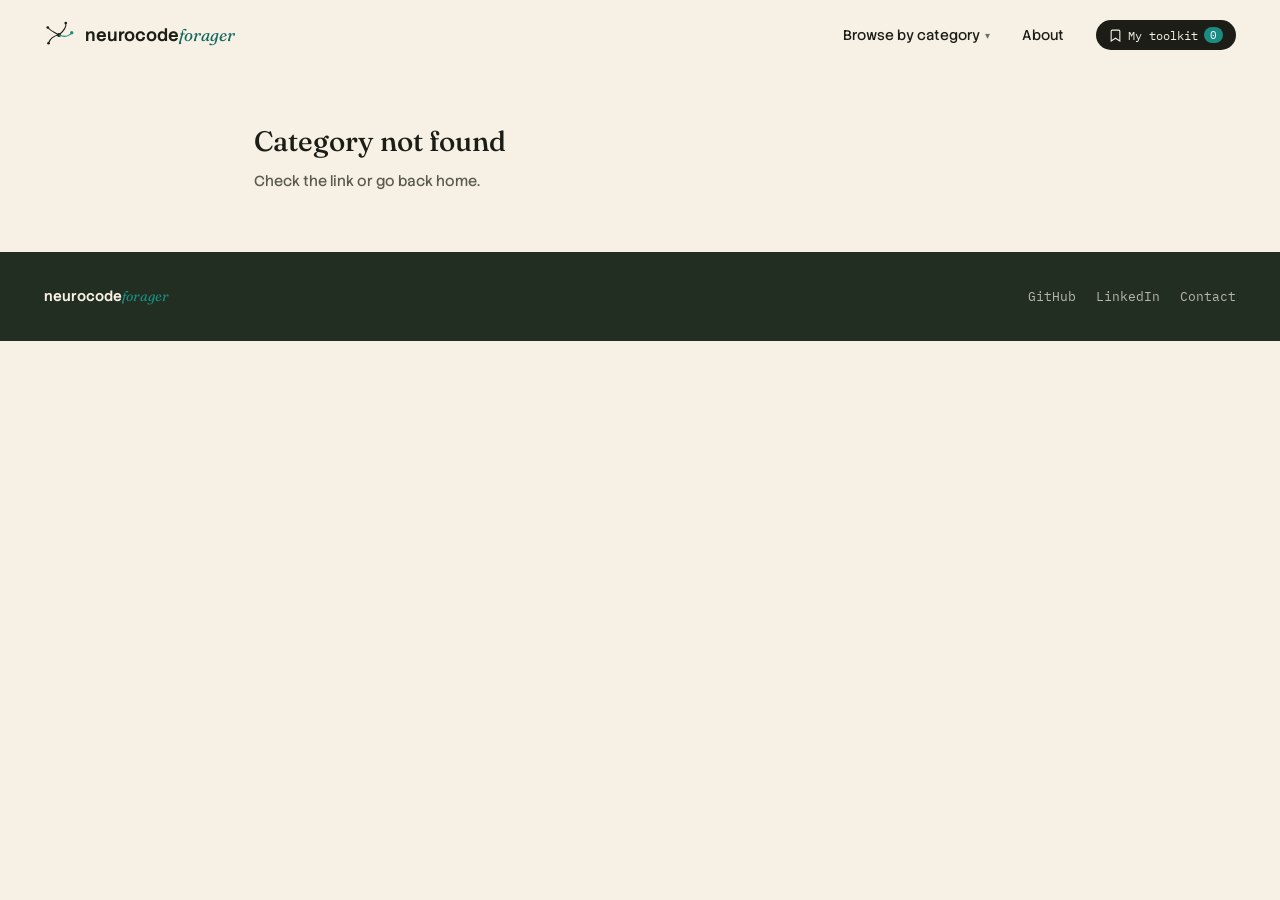
<file: category.html>
<!DOCTYPE html>
<html lang="en">
<head>
<meta charset="UTF-8">
<meta name="viewport" content="width=device-width, initial-scale=1.0">
<title>Category — NeuroCodeForager</title>
<link rel="icon" type="image/svg+xml" href="data:image/svg+xml,%3Csvg xmlns='http://www.w3.org/2000/svg' viewBox='0 0 40 40'%3E%3Ccircle cx='20' cy='20' r='2.6' fill='%231B1D16'/%3E%3Cpath d='M20 20 C 14 16, 9 15, 5 10' stroke='%231B1D16' stroke-width='1.4' stroke-linecap='round' fill='none'/%3E%3Cpath d='M20 20 C 12 21, 8 25, 6 31' stroke='%231B1D16' stroke-width='1.4' stroke-linecap='round' fill='none'/%3E%3Cpath d='M20 20 C 26 15, 30 9, 29 4' stroke='%231B1D16' stroke-width='1.4' stroke-linecap='round' fill='none'/%3E%3Cpath d='M20 20 C 27 23, 33 22, 37 17' stroke='%231B8C82' stroke-width='1.6' stroke-linecap='round' fill='none'/%3E%3Ccircle cx='5' cy='10' r='1.8' fill='%231B1D16'/%3E%3Ccircle cx='6' cy='31' r='1.8' fill='%231B1D16'/%3E%3Ccircle cx='29' cy='4' r='1.8' fill='%231B1D16'/%3E%3Ccircle cx='37' cy='17' r='2.2' fill='%231B8C82'/%3E%3C/svg%3E">
<link rel="preconnect" href="https://fonts.googleapis.com">
<link href="https://fonts.googleapis.com/css2?family=Stack+Sans+Text:ital,wght@0,400;0,500;0,600&family=Fraunces:ital,opsz,wght@0,9..144,500;1,9..144,400&family=IBM+Plex+Mono:wght@400;500&display=swap" rel="stylesheet">
<link rel="stylesheet" href="assets/style.css">
</head>
<body>

<nav class="site-nav" id="site-nav"></nav>

<section class="cat-header" id="cat-header"></section>

<section class="results">
  <div class="results-list" id="cat-entries"></div>
</section>

<footer class="site-footer" id="site-footer"></footer>

<script src="assets/icons.js"></script>
<script src="assets/categories.js"></script>
<script src="assets/layout.js"></script>
<script src="assets/app.js"></script>
<script>
  document.addEventListener('DOMContentLoaded', initCategoryPage);
</script>
</body>
</html>
</file>
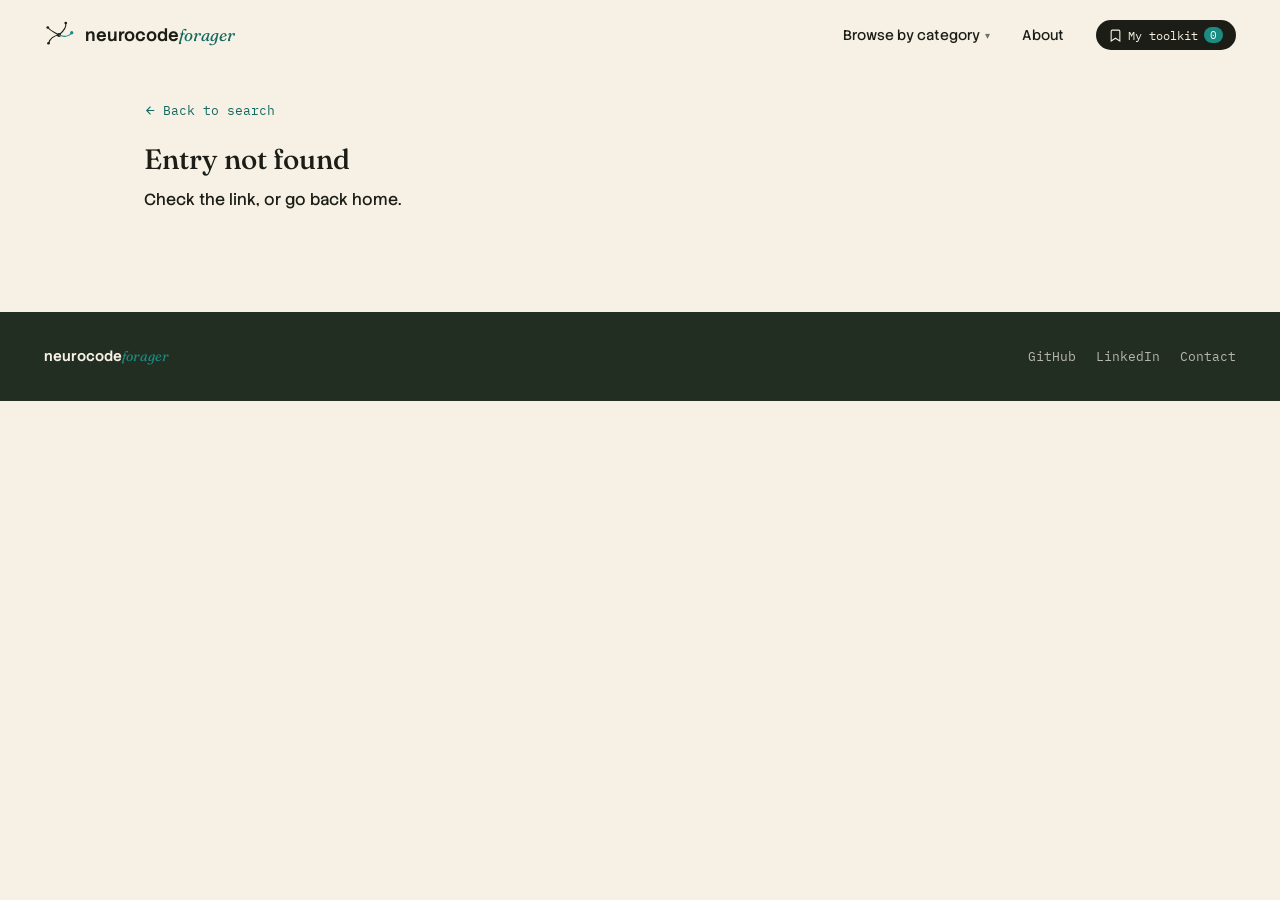
<file: detail.html>
<!DOCTYPE html>
<html lang="en">
<head>
<meta charset="UTF-8">
<meta name="viewport" content="width=device-width, initial-scale=1.0">
<title>NeuroCodeForager</title>
<meta property="og:site_name" content="NeuroCodeForager">
<meta property="og:type" content="article">
<meta property="og:title" content="NeuroCodeForager">
<meta property="og:description" content="A searchable index of open-source tools for neuroscience.">
<meta property="og:url" content="https://neurocodeforager.org">
<meta property="og:image" content="https://neurocodeforager.org/assets/imagecard.png">
<meta name="twitter:card" content="summary_large_image">
<meta name="twitter:title" content="NeuroCodeForager">
<meta name="twitter:description" content="A searchable index of open-source tools for neuroscience.">
<meta name="twitter:image" content="https://neurocodeforager.org/assets/imagecard.png">
<link rel="icon" type="image/svg+xml" href="data:image/svg+xml,%3Csvg xmlns='http://www.w3.org/2000/svg' viewBox='0 0 40 40'%3E%3Ccircle cx='20' cy='20' r='2.6' fill='%231B1D16'/%3E%3Cpath d='M20 20 C 14 16, 9 15, 5 10' stroke='%231B1D16' stroke-width='1.4' stroke-linecap='round' fill='none'/%3E%3Cpath d='M20 20 C 12 21, 8 25, 6 31' stroke='%231B1D16' stroke-width='1.4' stroke-linecap='round' fill='none'/%3E%3Cpath d='M20 20 C 26 15, 30 9, 29 4' stroke='%231B1D16' stroke-width='1.4' stroke-linecap='round' fill='none'/%3E%3Cpath d='M20 20 C 27 23, 33 22, 37 17' stroke='%231B8C82' stroke-width='1.6' stroke-linecap='round' fill='none'/%3E%3Ccircle cx='5' cy='10' r='1.8' fill='%231B1D16'/%3E%3Ccircle cx='6' cy='31' r='1.8' fill='%231B1D16'/%3E%3Ccircle cx='29' cy='4' r='1.8' fill='%231B1D16'/%3E%3Ccircle cx='37' cy='17' r='2.2' fill='%231B8C82'/%3E%3C/svg%3E">
<link rel="preconnect" href="https://fonts.googleapis.com">
<link href="https://fonts.googleapis.com/css2?family=Stack+Sans+Text:ital,wght@0,400;0,500;0,600&family=Fraunces:ital,opsz,wght@0,9..144,500;1,9..144,400&family=IBM+Plex+Mono:wght@400;500&display=swap" rel="stylesheet">
<link rel="stylesheet" href="assets/style.css">
</head>
<body>

<nav class="site-nav" id="site-nav"></nav>

<main class="detail-main" id="detail-main"></main>

<footer class="site-footer" id="site-footer"></footer>

<script src="assets/icons.js"></script>
<script src="assets/categories.js"></script>
<script src="assets/layout.js"></script>
<script src="assets/app.js"></script>
<script>
  document.addEventListener('DOMContentLoaded', initDetailPage);
</script>
</body>
</html>
</file>
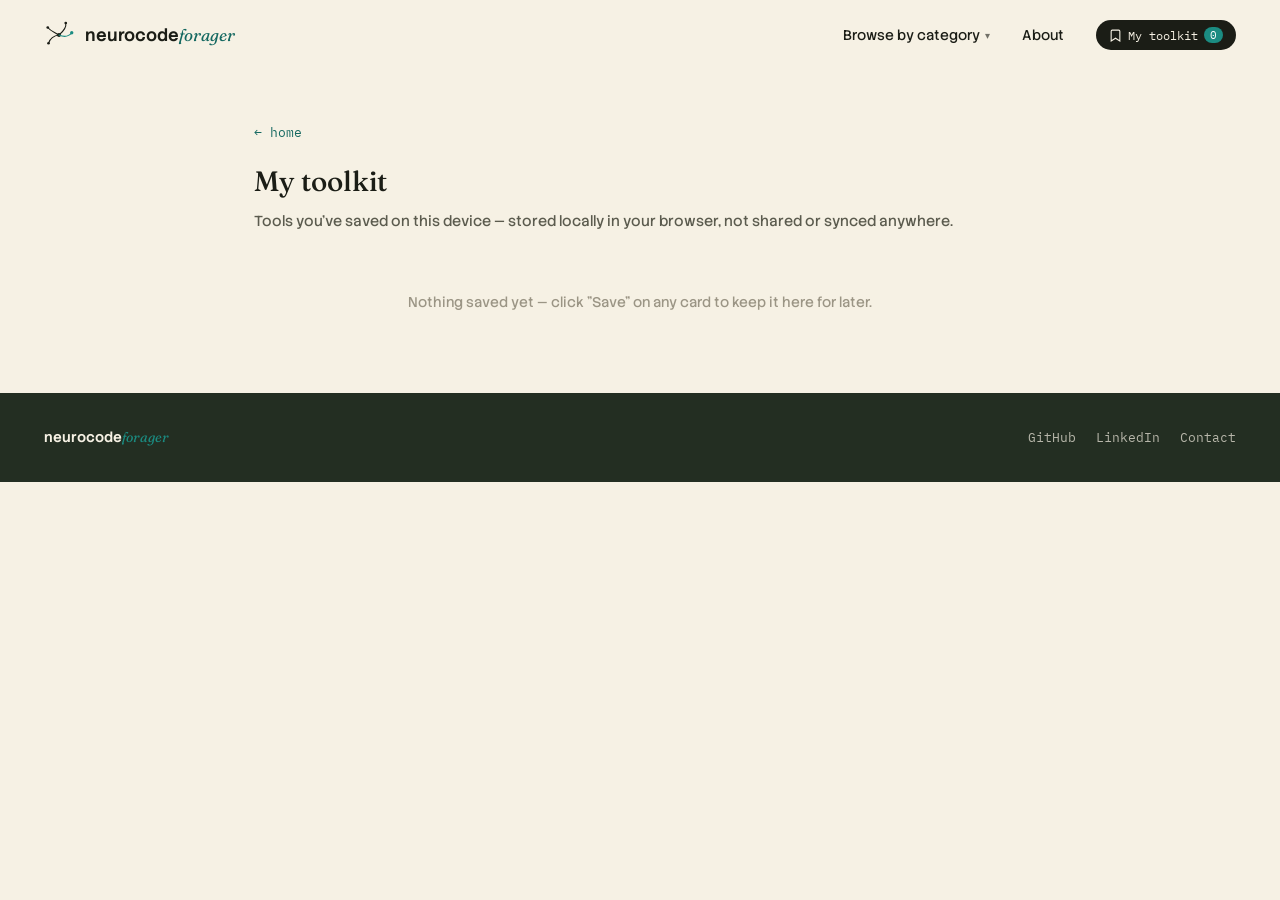
<file: toolkit.html>
<!DOCTYPE html>
<html lang="en">
<head>
<meta charset="UTF-8">
<meta name="viewport" content="width=device-width, initial-scale=1.0">
<title>My toolkit — NeuroCodeForager</title>
<link rel="icon" type="image/svg+xml" href="data:image/svg+xml,%3Csvg xmlns='http://www.w3.org/2000/svg' viewBox='0 0 40 40'%3E%3Ccircle cx='20' cy='20' r='2.6' fill='%231B1D16'/%3E%3Cpath d='M20 20 C 14 16, 9 15, 5 10' stroke='%231B1D16' stroke-width='1.4' stroke-linecap='round' fill='none'/%3E%3Cpath d='M20 20 C 12 21, 8 25, 6 31' stroke='%231B1D16' stroke-width='1.4' stroke-linecap='round' fill='none'/%3E%3Cpath d='M20 20 C 26 15, 30 9, 29 4' stroke='%231B1D16' stroke-width='1.4' stroke-linecap='round' fill='none'/%3E%3Cpath d='M20 20 C 27 23, 33 22, 37 17' stroke='%231B8C82' stroke-width='1.6' stroke-linecap='round' fill='none'/%3E%3Ccircle cx='5' cy='10' r='1.8' fill='%231B1D16'/%3E%3Ccircle cx='6' cy='31' r='1.8' fill='%231B1D16'/%3E%3Ccircle cx='29' cy='4' r='1.8' fill='%231B1D16'/%3E%3Ccircle cx='37' cy='17' r='2.2' fill='%231B8C82'/%3E%3C/svg%3E">
<link rel="preconnect" href="https://fonts.googleapis.com">
<link href="https://fonts.googleapis.com/css2?family=Stack+Sans+Text:ital,wght@0,400;0,500;0,600&family=Fraunces:ital,opsz,wght@0,9..144,500;1,9..144,400&family=IBM+Plex+Mono:wght@400;500&display=swap" rel="stylesheet">
<link rel="stylesheet" href="assets/style.css">
</head>
<body>

<nav class="site-nav" id="site-nav"></nav>

<section class="cat-header">
  <a class="back" href="index.html">&larr; home</a>
  <h1>My toolkit</h1>
  <p>Tools you've saved on this device — stored locally in your browser, not shared or synced anywhere.</p>
</section>

<section class="results">
  <div class="results-list" id="toolkit-list"></div>
</section>

<footer class="site-footer" id="site-footer"></footer>

<script src="assets/icons.js"></script>
<script src="assets/categories.js"></script>
<script src="assets/layout.js"></script>
<script src="assets/app.js"></script>
<script>
  async function initToolkit(){
    const entries = await loadEntries();
    const saved = getSavedIds();
    const list = document.getElementById('toolkit-list');
    const mine = entries.filter(e => saved.includes(e.id));
    if (mine.length){
      renderCards(list, mine);
    } else {
      list.innerHTML = `<div class="empty-state">Nothing saved yet — click "Save" on any card to keep it here for later.</div>`;
    }
  }
  document.addEventListener('DOMContentLoaded', initToolkit);
</script>
</body>
</html>
</file>
<file: assets/style.css>
:root{
  --ink:#1B1D16;
  --moss-deep:#232E22;
  --paper:#F6F1E4;
  --paper-dim:#EBE3CD;
  --teal:#1B8C82;
  --teal-deep:#146860;
  --teal-soft:#DCEEEA;
  --clay:#B5713F;
  --amber:#B5713F;
  --amber-soft:#F3E4D6;
  --muted:#5b5b4e;
  --faint:#9b9585;
}
*{box-sizing:border-box; margin:0; padding:0;}
body{
  font-family:'Stack Sans Text', sans-serif;
  background:var(--paper);
  color:var(--ink);
  line-height:1.5;
}
a{color:inherit; text-decoration:none;}
.mono{font-family:'IBM Plex Mono', monospace;}
img{max-width:100%; display:block;}

/* ---------- NAV ---------- */
nav.site-nav{
  display:flex; align-items:center; justify-content:space-between;
  padding:20px 44px;
}
.nav-left{display:flex; align-items:center; gap:11px;}
.logo-mark{width:30px; height:30px; flex-shrink:0;}
.logo-word{font-family:'Stack Sans Text', sans-serif; font-weight:600; font-size:17px;}
.logo-word .accent{font-family:'Fraunces', serif; font-style:italic; font-weight:400; color:var(--teal-deep);}
.brand{font-weight:600;}
.brand .brand-accent{font-family:'Fraunces', serif; font-style:italic; font-weight:400; color:var(--teal-deep);}

.nav-right{display:flex; align-items:center; gap:32px; font-size:14px;}
.dropdown{position:relative;}
.dropdown > span{cursor:pointer; display:flex; align-items:center; gap:5px;}
.dropdown > span::after{content:'▾'; font-size:10px; opacity:0.6; transition:transform .2s;}
.dropdown:hover > span::after{transform:rotate(180deg);}
.dropdown-menu{
  position:absolute; top:100%; left:50%; transform:translateX(-50%);
  padding-top:14px; /* invisible buffer so the hover area stays continuous down to the menu */
  min-width:250px;
  opacity:0; pointer-events:none; transition:all .18s ease;
  z-index:60;
}
.dropdown-menu-inner{
  background:#fff; border:1px solid var(--paper-dim); border-radius:8px;
  box-shadow:0 12px 28px rgba(27,29,22,0.1);
  padding:8px;
  transform:translateY(-6px); transition:transform .18s ease;
}
.dropdown:hover .dropdown-menu{opacity:1; pointer-events:auto;}
.dropdown:hover .dropdown-menu-inner{transform:translateY(0);}
.dropdown-menu a{
  display:flex; align-items:center; gap:9px;
  padding:9px 12px; border-radius:5px; font-size:13.5px; color:var(--ink);
}
.dropdown-menu a:hover{background:var(--teal-soft); color:var(--teal-deep);}
.dropdown-menu .dot{width:6px; height:6px; border-radius:50%; background:var(--teal); flex-shrink:0;}

/* ---------- HERO / SEARCH ---------- */
.hero{max-width:760px; margin:0 auto; padding:56px 24px 30px; text-align:center;}
.hero-mark{width:46px; height:46px; margin:0 auto 22px;}
.hero h1{font-family:'Stack Sans Text', sans-serif; font-weight:600; font-size:32px; letter-spacing:-0.3px; margin-bottom:12px;}
.hero h1 em{font-family:'Fraunces', serif; font-style:italic; font-weight:400; color:var(--teal-deep);}
.hero p.sub{font-size:15px; color:var(--muted); max-width:520px; margin:0 auto 34px;}

.search-wrap{position:relative; margin-bottom:18px;}
.search-box{
  width:100%; display:flex; align-items:center; gap:12px;
  background:#fff; border:1.5px solid var(--paper-dim);
  border-radius:12px; padding:16px 20px;
  box-shadow:0 2px 6px rgba(27,29,22,0.04);
  transition:border-color .2s, box-shadow .2s;
}
.search-box:focus-within{border-color:var(--teal); box-shadow:0 0 0 4px var(--teal-soft);}
.search-box svg{width:20px; height:20px; color:var(--teal); flex-shrink:0;}
.search-box input{border:none; outline:none; flex:1; font-family:'IBM Plex Mono', monospace; font-size:15px; color:var(--ink); background:transparent;}
.search-box input::placeholder{color:var(--faint);}
.search-count{font-size:12.5px; color:var(--faint); margin-top:8px; font-family:'IBM Plex Mono', monospace;}

.quick-tags{display:flex; flex-wrap:wrap; gap:8px; justify-content:center;}
.quick-tags span{
  font-family:'IBM Plex Mono', monospace; font-size:12.5px; cursor:pointer;
  color:var(--teal-deep); background:var(--teal-soft); padding:6px 12px; border-radius:999px;
}
.quick-tags span:hover{background:var(--teal); color:#fff;}

/* ---------- SEARCH RESULTS ---------- */
.results{max-width:920px; margin:0 auto; padding:0 24px 40px;}
.results-list{display:flex; flex-direction:column; gap:14px;}
.empty-state{text-align:center; color:var(--faint); font-size:14px; padding:40px 0;}

/* ---------- CATEGORIES GRID ---------- */
.categories{max-width:1080px; margin:0 auto; padding:60px 24px 30px;}
.categories .head{margin-bottom:28px;}
.categories h2{font-family:'Fraunces', serif; font-weight:500; font-size:24px; margin-bottom:8px;}
.categories .head p{color:var(--muted); font-size:14.5px;}
.cat-grid{display:grid; grid-template-columns:repeat(4, 1fr); gap:16px;}
.cat-card{background:#fff; border:1px solid var(--paper-dim); border-radius:10px; padding:22px 20px; transition:border-color .2s, transform .2s;}
.cat-card:hover{border-color:var(--teal); transform:translateY(-2px);}
.cat-card .icon{width:34px; height:34px; border-radius:8px; background:var(--teal-soft); display:flex; align-items:center; justify-content:center; margin-bottom:14px;}
.cat-card .icon svg{width:18px; height:18px; color:var(--teal-deep);}
.cat-card h3{font-size:14.5px; font-weight:600; margin-bottom:4px;}
.cat-card p{font-size:12.5px; color:var(--faint);}
.cat-card .count{font-family:'IBM Plex Mono', monospace; font-size:11px; color:var(--teal-deep); margin-top:8px; display:block;}

/* ---------- LAST INDEXED / RESULT CARDS ---------- */
.last-indexed{max-width:920px; margin:0 auto; padding:20px 24px 10px;}
.last-indexed .head{margin-bottom:22px; display:flex; align-items:baseline; justify-content:space-between; flex-wrap:wrap; gap:8px;}
.last-indexed h2{font-family:'Fraunces', serif; font-weight:500; font-size:24px;}
.last-indexed .head p{color:var(--faint); font-size:12.5px; font-family:'IBM Plex Mono', monospace;}

/* Simple rectangular cards, used for "Last indexed papers" */
.square-grid{display:grid; grid-template-columns:repeat(auto-fill, minmax(220px, 1fr)); gap:12px;}
.square-card{
  background:#fff; border:1px solid var(--paper-dim); border-radius:10px;
  padding:16px 18px; display:flex; flex-direction:column; justify-content:space-between;
  min-height:100px; transition:border-color .15s, transform .15s;
}
.square-card:hover{border-color:var(--teal); transform:translateY(-2px);}
.square-card .sq-cat{
  font-family:'IBM Plex Mono', monospace; font-size:10px; text-transform:uppercase; letter-spacing:.05em;
  color:var(--amber); margin-bottom:8px;
}
.square-card .sq-title{
  font-family:'Fraunces', serif; font-weight:500; font-size:14.5px; line-height:1.35;
  margin-bottom:10px; display:-webkit-box; -webkit-line-clamp:3; -webkit-box-orient:vertical; overflow:hidden;
}
.square-card .sq-lang{font-family:'IBM Plex Mono', monospace; font-size:10.5px; color:var(--faint);}

@media (max-width:560px){
  .square-grid{grid-template-columns:repeat(2, 1fr);}
}

.card{
  background:#fff; border:1px solid var(--paper-dim); border-radius:12px;
  padding:20px 22px; transition:border-color .15s; margin-bottom:14px;
}
.card:hover{border-color:var(--teal);}
.card-head{margin-bottom:14px; display:flex; align-items:flex-start; justify-content:space-between; gap:14px;}
.card-head-main{flex:1; min-width:0;}
.card-title{
  font-family:'Fraunces', serif; font-weight:500; font-size:18px; line-height:1.35;
  margin-bottom:8px; display:inline-block;
}
.card-title:hover{color:var(--teal-deep); text-decoration:underline; text-decoration-color:var(--teal-soft);}
.tag-row{display:flex; gap:7px; flex-wrap:wrap;}
.tag{font-family:'IBM Plex Mono', monospace; font-size:10.5px; padding:3px 9px; border-radius:999px;}
.tag.cat{background:var(--amber-soft); color:var(--amber);}
.tag.oa{background:var(--teal-soft); color:var(--teal-deep);}
.tag.paywall{background:var(--amber-soft); color:var(--amber);}
.tag.journal{background:var(--teal-soft); color:var(--teal-deep);}
.tag.plain{background:var(--paper); color:var(--muted); border:1px solid var(--paper-dim);}

.card-body{
  display:grid; grid-template-columns:1fr 1.5fr auto;
  border-top:1px solid var(--paper-dim); padding-top:16px;
}
.card-body .col{padding:0 20px;}
.card-body .col:first-child{padding-left:0;}
.card-body .col:not(:last-child){border-right:1px solid var(--paper-dim);}
.meta-row{margin-bottom:10px;}
.meta-row:last-child{margin-bottom:0;}
.meta-row .k{font-family:'IBM Plex Mono', monospace; font-size:10px; text-transform:uppercase; letter-spacing:.06em; color:var(--faint); margin-bottom:2px;}
.meta-row .v{font-size:13px; font-weight:500; line-height:1.4;}
.summary-text{font-size:13.5px; color:var(--muted); line-height:1.6;}

.link-col{display:flex; flex-direction:column; gap:8px; min-width:150px;}
.link-btn{
  display:flex; align-items:center; gap:7px;
  font-family:'IBM Plex Mono', monospace; font-size:12px; font-weight:500;
  padding:7px 12px; border-radius:7px; border:1px solid var(--paper-dim);
  white-space:nowrap; background:none; cursor:pointer; text-align:left;
  color:var(--ink); width:100%;
}
.link-btn svg{width:13px; height:13px; flex-shrink:0;}
.link-btn:hover{border-color:var(--teal); color:var(--teal-deep);}
.link-btn.tutorial{background:var(--teal-soft); border-color:var(--teal-soft); color:var(--teal-deep);}
.link-btn.tutorial:hover{background:var(--teal); color:#fff;}

/* ---------- SAVE (bookmark) + CITE ---------- */
.save-btn{
  display:flex; align-items:center; gap:6px; flex-shrink:0;
  background:none; border:1px solid var(--paper-dim); border-radius:999px;
  padding:6px 11px; font-family:'IBM Plex Mono', monospace; font-size:11.5px;
  color:var(--muted); cursor:pointer; margin-top:1px;
}
.save-btn svg{width:13px; height:13px;}
.save-btn:hover{border-color:var(--teal); color:var(--teal-deep);}
.save-btn.saved{background:var(--ink); border-color:var(--ink); color:var(--paper);}

.nav-toolkit{
  display:flex; align-items:center; gap:6px;
  font-family:'IBM Plex Mono', monospace; font-size:12px;
  background:var(--ink); color:var(--paper); border:none;
  padding:7px 13px; border-radius:999px; cursor:pointer;
}
.nav-toolkit svg{width:13px; height:13px;}
.nav-toolkit .count{background:var(--teal); color:#fff; border-radius:999px; padding:1px 6px; font-size:10.5px;}

.cite-pop{
  position:absolute; background:var(--ink); color:var(--paper); border-radius:10px;
  padding:14px; width:300px; font-family:'IBM Plex Mono', monospace; font-size:11.5px;
  box-shadow:0 12px 30px rgba(0,0,0,0.25); z-index:200; display:none;
}
.cite-pop.show{display:block;}
.cite-pop pre{white-space:pre-wrap; margin:0 0 10px; line-height:1.5; opacity:.9;}
.cite-pop button{
  background:var(--teal); color:#fff; border:none; padding:6px 12px; border-radius:6px;
  font-family:'IBM Plex Mono', monospace; font-size:11px; cursor:pointer;
}
.cite-pop button:hover{background:var(--teal-deep);}

@media (max-width:760px){
  .card-body{grid-template-columns:1fr;}
  .card-body .col{padding:0 0 14px; border-right:none !important; border-bottom:1px solid var(--paper-dim);}
  .card-body .col:last-child{border-bottom:none; padding-bottom:0;}
}

/* ---------- TUTORIAL POPUP ---------- */
.overlay{
  display:none; position:fixed; inset:0; background:rgba(27,29,22,0.45);
  align-items:center; justify-content:center; padding:24px; z-index:100;
}
.overlay.open{display:flex;}
.popup{
  background:#fff; border-radius:14px; max-width:560px; width:100%;
  max-height:82vh; overflow-y:auto; padding:26px 28px; position:relative;
}
.popup-close{
  position:absolute; top:16px; right:16px; width:28px; height:28px; border-radius:50%;
  border:none; background:var(--paper); color:var(--muted); cursor:pointer;
  font-size:16px; line-height:1; display:flex; align-items:center; justify-content:center;
}
.popup-close:hover{background:var(--paper-dim); color:var(--ink);}
.popup-title{font-family:'Fraunces', serif; font-weight:500; font-size:17px; margin-bottom:4px; padding-right:30px;}
.popup-subtitle{font-family:'IBM Plex Mono', monospace; font-size:11px; color:var(--faint); margin-bottom:18px;}
.popup-section-label{
  font-family:'IBM Plex Mono', monospace; font-size:11px; text-transform:uppercase;
  letter-spacing:.06em; color:var(--teal-deep); margin-bottom:8px;
}
.popup-text{font-size:13.5px; color:var(--muted); line-height:1.7; margin-bottom:20px;}
.popup-text p{margin-bottom:10px;}
.popup-text ol, .popup-text ul{margin:0 0 10px 20px;}
.popup-text li{margin-bottom:7px;}
.popup-text strong{color:var(--ink); font-weight:600;}
.popup-text code{font-family:'IBM Plex Mono', monospace; font-size:12px; background:var(--paper); padding:1px 5px; border-radius:4px;}

/* ---------- SUGGEST A PAPER ---------- */
.suggest{max-width:920px; margin:0 auto; padding:36px 24px 60px;}
.suggest-card{
  background:var(--teal-soft); border-radius:14px; padding:26px 28px;
  display:flex; align-items:center; justify-content:space-between; gap:24px; flex-wrap:wrap;
}
.suggest-text h3{font-family:'Fraunces', serif; font-weight:500; font-size:17px; color:var(--teal-deep); margin-bottom:4px;}
.suggest-text p{font-size:13px; color:var(--teal-deep); opacity:0.85; max-width:360px;}
.suggest-form{display:flex; gap:8px; flex-wrap:wrap; flex:1; min-width:280px; max-width:460px;}
.suggest-form input{
  flex:1; min-width:120px; font-family:'IBM Plex Mono', monospace; font-size:13px;
  padding:11px 14px; border:1.5px solid transparent; border-radius:8px;
  background:#fff; color:var(--ink); outline:none;
}
.suggest-form input:focus{border-color:var(--teal-deep);}
.suggest-form button{
  font-family:'Stack Sans Text', sans-serif; font-weight:600; font-size:13.5px;
  color:#fff; background:var(--teal-deep); border:none; border-radius:8px;
  padding:11px 18px; cursor:pointer; white-space:nowrap;
}
.suggest-form button:hover{background:var(--ink);}
.suggest-note{width:100%; font-size:11.5px; font-family:'IBM Plex Mono', monospace; color:var(--teal-deep); opacity:0.75; margin-top:2px;}

@media (max-width:640px){
  .suggest-card{flex-direction:column; align-items:stretch;}
  .suggest-form{max-width:none;}
}

/* ---------- DETAIL PAGE ---------- */
.detail-main{max-width:1040px; margin:0 auto; padding:30px 24px 100px;}
.detail-header{margin-bottom:6px;}
.detail-grid{display:grid; grid-template-columns:1fr 300px; gap:44px; align-items:start;}
.detail-col-main{min-width:0;}
.detail-col-side{position:sticky; top:24px; display:flex; flex-direction:column;}
.detail-col-side .actions{flex-direction:column; margin-bottom:0;}
.detail-col-side .actions .link-btn{width:100%; justify-content:flex-start;}
.info-grid-side{grid-template-columns:1fr;}

@media (max-width:820px){
  .detail-grid{grid-template-columns:1fr; gap:0;}
  .detail-col-side{position:static; order:-1; margin-bottom:20px;}
  .detail-col-side .actions{flex-direction:row; flex-wrap:wrap;}
  .detail-col-side .actions .link-btn{width:auto;}
  .info-grid-side{grid-template-columns:repeat(auto-fill,minmax(170px,1fr));}
}
.back-link{
  display:inline-flex; align-items:center; gap:6px; font-size:12.5px; color:var(--teal-deep);
  font-family:'IBM Plex Mono', monospace; margin-bottom:22px;
}
.back-link svg{width:13px; height:13px;}
.back-link:hover{text-decoration:underline;}

.detail-main h1{font-family:'Fraunces', serif; font-weight:500; font-size:28px; line-height:1.28; margin-bottom:10px;}
.detail-authors{font-size:13.5px; color:var(--muted); margin-bottom:14px;}

.actions{display:flex; gap:9px; flex-wrap:wrap; margin-bottom:30px;}
.actions .link-btn{background:#fff; width:auto;}
.link-btn.save.saved{background:var(--ink); border-color:var(--ink); color:var(--paper);}
.link-btn.primary{background:var(--teal-soft); border-color:var(--teal-soft); color:var(--teal-deep);}
.link-btn.primary:hover{background:var(--teal); color:#fff;}

.detail-section{border-top:1px solid var(--paper-dim); padding:24px 0;}
.section-label{
  font-family:'IBM Plex Mono', monospace; font-size:11px; text-transform:uppercase;
  letter-spacing:.06em; color:var(--teal-deep); margin-bottom:12px;
}

.info-grid{display:grid; grid-template-columns:repeat(auto-fill,minmax(170px,1fr)); gap:16px;}
.info-item .k{font-family:'IBM Plex Mono', monospace; font-size:10px; text-transform:uppercase; letter-spacing:.06em; color:var(--faint); margin-bottom:3px;}
.info-item .v{font-size:13.5px; font-weight:500;}

.paper-embed{border:1px solid var(--paper-dim); border-radius:10px; padding:14px 16px; display:flex; gap:14px; background:#fff; align-items:center;}
.paper-embed .thumb{width:44px; height:58px; background:var(--teal-soft); border-radius:4px; flex-shrink:0; display:flex; align-items:center; justify-content:center; color:var(--teal-deep); font-size:10px; font-family:'IBM Plex Mono', monospace;}
.paper-embed .thumb svg{width:20px; height:20px;}
.paper-embed b{font-size:13.5px; display:block; margin-bottom:3px;}
.paper-embed span{font-size:12px; color:var(--muted);}
.paper-embed a.go{margin-left:auto; font-size:12px; color:var(--teal-deep); font-family:'IBM Plex Mono', monospace; white-space:nowrap;}
.abstract-text{font-size:13.5px; color:var(--muted); line-height:1.7; margin-top:14px; max-width:64ch;}

.sample-box{border:1px dashed var(--paper-dim); border-radius:10px; padding:14px 16px; display:flex; align-items:center; justify-content:space-between; gap:14px; background:var(--paper); flex-wrap:wrap;}
.sample-box .sd-text{font-size:12.5px; color:var(--muted);}
.sd-btn{font-family:'IBM Plex Mono', monospace; font-size:12px; font-weight:500; color:var(--teal-deep); border:1px solid var(--teal); border-radius:8px; padding:8px 14px; white-space:nowrap; background:#fff;}
.sd-btn:hover{background:var(--teal-soft);}

.related-grid{display:grid; grid-template-columns:repeat(auto-fit,minmax(220px,1fr)); gap:12px;}
.related-card{border:1px solid var(--paper-dim); border-radius:10px; padding:14px; background:#fff; transition:border-color .15s; display:block;}
.related-card:hover{border-color:var(--teal);}
.related-card .rt{font-family:'Fraunces', serif; font-weight:500; font-size:14.5px; display:block; margin-bottom:5px; line-height:1.3;}
.related-card .rm{font-size:11px; color:var(--faint); font-family:'IBM Plex Mono', monospace;}
.empty-note{font-size:12.5px; color:var(--faint); font-style:italic;}

.tutorial-text{font-size:14px; color:var(--muted); line-height:1.75; max-width:64ch;}
.tutorial-text p{margin-bottom:12px;}
.tutorial-text ol, .tutorial-text ul{margin:0 0 12px 20px;}
.tutorial-text li{margin-bottom:8px;}
.tutorial-text strong{color:var(--ink); font-weight:600;}
.tutorial-text code{font-family:'IBM Plex Mono', monospace; font-size:12.5px; background:var(--paper-dim); padding:1px 5px; border-radius:4px;}
.cat-header{max-width:820px; margin:0 auto; padding:50px 24px 20px;}
.cat-header .icon-lg{width:44px; height:44px; border-radius:10px; background:var(--teal-soft); display:flex; align-items:center; justify-content:center; margin-bottom:16px;}
.cat-header .icon-lg svg{width:24px; height:24px; color:var(--teal-deep);}
.cat-header h1{font-family:'Fraunces', serif; font-weight:500; font-size:28px; margin-bottom:8px;}
.cat-header p{color:var(--muted); font-size:14.5px;}
.cat-header a.back{font-family:'IBM Plex Mono', monospace; font-size:12.5px; color:var(--teal-deep); display:inline-block; margin-bottom:18px;}

/* ---------- ABOUT ---------- */
.about-page{max-width:680px; margin:0 auto; padding:64px 24px 90px;}
.about-page h1{font-family:'Fraunces', serif; font-weight:500; font-size:28px; margin-bottom:20px;}
.about-page p{font-size:15px; color:#3f3f36; margin-bottom:14px;}
.about-page .sig{margin-top:24px; display:flex; align-items:center; gap:12px; font-family:'IBM Plex Mono', monospace; font-size:13px; color:var(--faint);}
.about-page .sig .logo-mark{width:22px; height:22px;}

/* ---------- FOOTER ---------- */
footer.site-footer{
  background:var(--moss-deep); color:rgba(246,241,228,0.55);
  padding:34px 44px; font-size:12.5px;
  display:flex; align-items:center; justify-content:space-between; flex-wrap:wrap; gap:14px;
}
footer.site-footer .logo-word{color:var(--paper); font-size:14px;}
footer.site-footer .logo-word .accent{color:var(--teal);}
footer.site-footer .footer-links{display:flex; gap:20px;}
footer.site-footer .footer-links a{
  font-family:'IBM Plex Mono', monospace; color:rgba(246,241,228,0.7);
}
footer.site-footer .footer-links a:hover{color:var(--teal);}

@media (max-width:860px){
  .cat-grid{grid-template-columns:repeat(2, 1fr);}
  nav.site-nav{padding:16px 20px; flex-wrap:wrap; gap:12px;}
  .hero h1{font-size:26px;}
}
</file>
